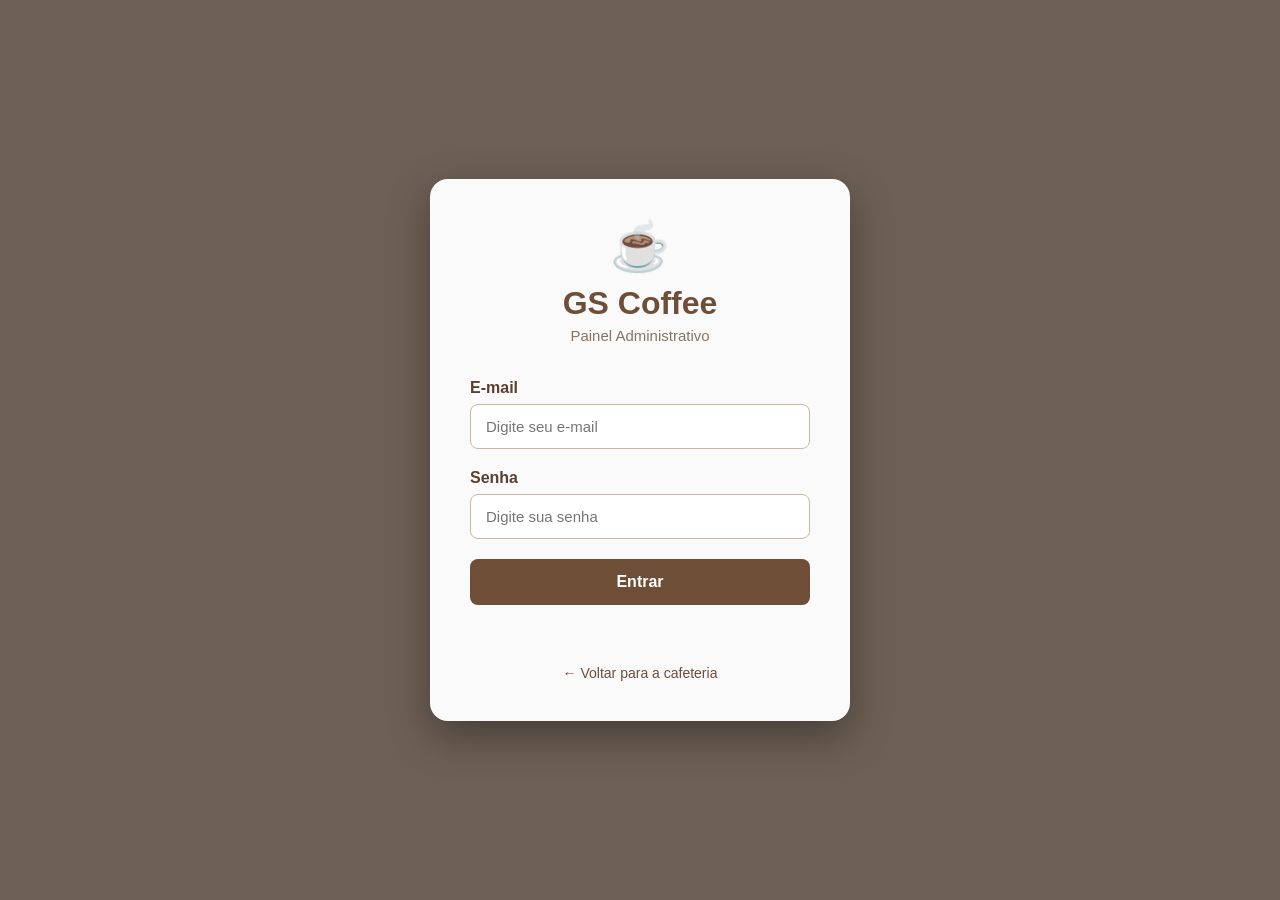
<file: admin/index.html>
<!DOCTYPE html>
<html lang="pt-BR">

<head>
    <meta charset="UTF-8">
    <meta name="viewport" content="width=device-width, initial-scale=1.0">

    <title>GS Coffee | Administração</title>

    <link rel="stylesheet" href="styles/admin.css">
</head>

<body>

    <main class="login-container">

        <section class="login-card">

            <div class="logo-area">
                <div class="coffee-icon">☕</div>

                <h1>GS Coffee</h1>

                <p>Painel Administrativo</p>
            </div>


            <form id="loginForm">

                <div class="input-group">

                    <label for="email">
                        E-mail
                    </label>

                    <input
                        type="email"
                        id="email"
                        placeholder="Digite seu e-mail"
                        required
                    >

                </div>


                <div class="input-group">

                    <label for="senha">
                        Senha
                    </label>

                    <input
                        type="password"
                        id="senha"
                        placeholder="Digite sua senha"
                        required
                    >

                </div>


                <button
                    type="submit"
                    class="login-button"
                >
                    Entrar
                </button>


                <p
                    id="loginMessage"
                    class="login-message"
                ></p>

            </form>


            <a
                href="../index.html"
                class="back-link"
            >
                ← Voltar para a cafeteria
            </a>

        </section>

    </main>


    <script src="scripts/login.js"></script>

</body>

</html>
</file>
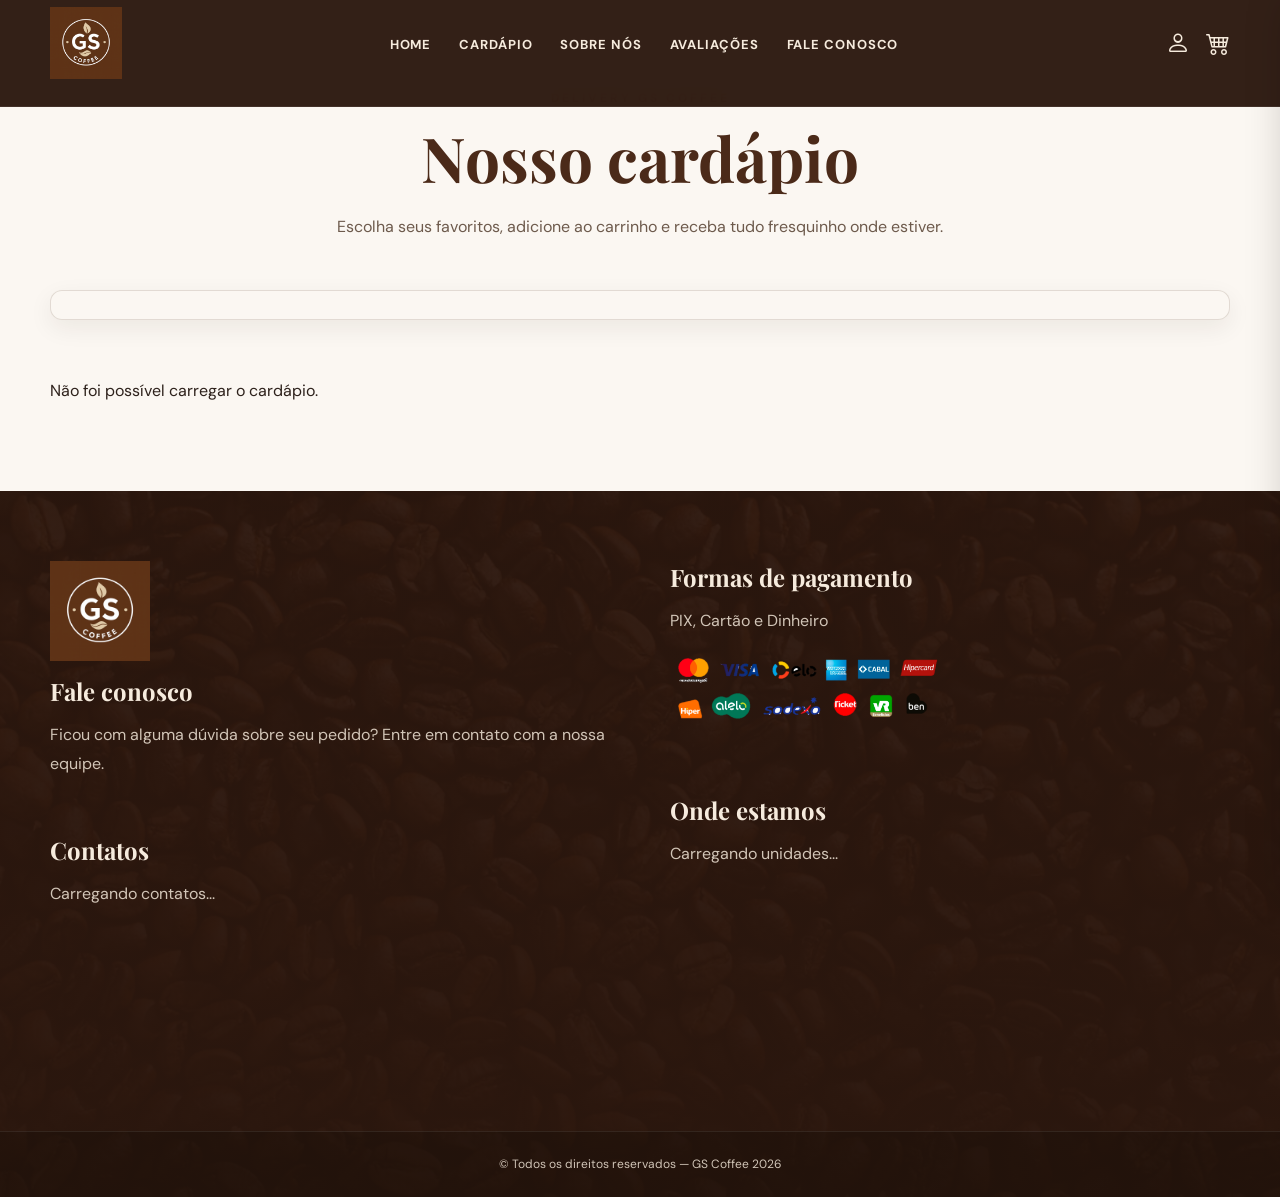
<file: cardapiocompleto.html>
<!DOCTYPE html>
<html lang="pt-BR">

<head>
    <meta charset="UTF-8">
    <meta name="viewport" content="width=device-width, initial-scale=1.0">
    <meta name="description" content="Cardápio GS Coffee — peça cafés, doces e bebidas para delivery.">
    <title>GS Coffee | Cardápio</title>

    <link rel="stylesheet" href="styles/style.css">
    <link rel="stylesheet" href="styles/carrinho.css">
    <link rel="stylesheet" href="styles/login.css">
    <link rel="stylesheet"
        href="https://cdn.jsdelivr.net/npm/bootstrap-icons@1.11.3/font/bootstrap-icons.min.css">

    <script defer src="scripts/script.js"></script>
</head>

<body>

    <!-- ================= HEADER ================= -->
    <header class="header-style">
        <nav class="container-grid">

            <a href="index.html" class="logo-link" aria-label="GS Coffee - Home">
                <img src="assets/images/logo.png" alt="GS Coffee">
            </a>

            <button class="menu-mobile-btn" id="openMenu" aria-label="Abrir menu">
                <i class="bi bi-list"></i>
            </button>

            <ul class="menu-principal" id="menuMobile">

    <li>
        <a href="index.html#inicio">HOME</a>
    </li>

    <li>
        <a href="cardapiocompleto.html">CARDÁPIO</a>
    </li>

    <li>
        <a href="index.html#sobrenos">SOBRE NÓS</a>
    </li>

    <li>
        <a href="index.html#avaliacoes">AVALIAÇÕES</a>
    </li>

    <li>
        <a href="index.html#faleconosco">FALE CONOSCO</a>
    </li>

    <li
        id="adminMenuItem"
        style="display: none;"
    >
        <a href="admin/dashboard.html">
            PAINEL ADMIN
        </a>
    </li>

</ul>

            <div class="header-icons">
                <div id="userGreeting">
                    <span id="loggedInUser"></span>
                </div>
                <i id="userIcon" class="bi bi-person" title="Entrar"></i>
                <i id="cart-icon" class="bi bi-cart4" title="Meu carrinho"></i>
            </div>

        </nav>
    </header>

    <main>

        <section class="cardapio-page">

            <div class="container-grid">

                <div class="cardapio-hero">
                    <span class="section-kicker">Delivery GS Coffee</span>
                    <h1>Nosso cardápio</h1>
                    <p>
                        Escolha seus favoritos, adicione ao carrinho e receba
                        tudo fresquinho onde estiver.
                    </p>
                </div>

                <nav
    class="menu-container"
    id="menu-categorias"
    aria-label="Categorias do cardápio"
>
                </nav>

                <section
                class="cardapio-section"
                id="cardapio-dinamico"
            >
                <p>Carregando cardápio...</p>
            </section>

    </main>

    <!-- ================= FOOTER ================= -->
<footer
    id="faleconosco"
    class="footer-style"
>

    <section class="footer-style_1 container-grid">

        <article>

            <img
                id="logo"
                src="assets/images/logo.png"
                alt="GS Coffee"
            >

            <h1>
                Fale conosco
            </h1>

            <p>
                Ficou com alguma dúvida sobre seu pedido?
                Entre em contato com a nossa equipe.
            </p>

        </article>


        <div>

            <h1>
                Formas de pagamento
            </h1>

            <p id="formas-pagamento-texto">
                PIX, Cartão e Dinheiro
            </p>

            <img
                id="formas"
                src="assets/images/forma-pagamentos 1.png"
                alt="Formas de pagamento"
            >

        </div>

    </section>


    <section class="footer-style_2 container-grid">

        <article>

            <h1>
                Contatos
            </h1>

            <div id="contatos-dinamicos">
                <p>Carregando contatos...</p>
            </div>

        </article>


        <article class="onde-estamos">

            <h1>
                Onde estamos
            </h1>

            <div id="enderecos-dinamicos">

                <p>
                    Carregando unidades...
                </p>

            </div>

            <div class="mapa-unidade">

                <a
                    href="https://maps.app.goo.gl/T8367q2CUFWfSJFF7"
                    target="_blank"
                    rel="noopener noreferrer"
                >

                    <iframe
                        src="https://www.google.com/maps?q=GS%20COFFEE%20CAFETERIA%20Santo%20Andr%C3%A9&output=embed"
                        width="100%"
                        height="180"
                        style="border:0; pointer-events:none;"
                        loading="lazy"
                    ></iframe>

                </a>

            </div>

        </article>

    </section>


    <section class="footer-style_3">

        <p>
            &copy; Todos os direitos reservados —
            GS Coffee 2026
        </p>

    </section>

</footer>

    <!-- ================= LOGIN / CADASTRO ================= -->
    <section id="loginModal" class="modal-login" aria-hidden="true">
        <div class="login-container">
            <button type="button" class="close login-close" id="close-login" aria-label="Fechar login">&times;</button>

            <figure>
                <img class="logoLogin" src="./assets/images/logo.png" alt="GS Coffee">
            </figure>

            <div class="login-intro">
                <span class="section-kicker">Minha conta</span>
                <h2>Bem-vindo à GS Coffee</h2>
                <p>Entre para finalizar pedidos e acompanhar suas entregas.</p>
            </div>

            <div class="form-container">
                <h3>Entrar</h3>
                <form id="form-login" action="#" method="POST" class="form-login">
                    <input type="email" placeholder="Digite seu email" required class="inputlc" id="login-email" autocomplete="email">
                    <input type="password" placeholder="Digite sua senha" required class="inputlc" id="login-password" autocomplete="current-password">
                    <button type="submit">Entrar</button>
                    <p class="auth-message" id="login-message"></p>
                </form>
            </div>

            <div class="auth-divider"><span>ou</span></div>

            <div class="form-container">
                <h3>Crie sua conta</h3>
                <form id="form-signup" action="#" method="POST" class="form-signup">
                    <input type="text" placeholder="Seu nome" required class="inputlc" id="signup-name" autocomplete="name">
                    <input type="email" placeholder="Seu email" required class="inputlc" id="signup-email" autocomplete="email">
                    <input type="tel" placeholder="Seu telefone" required class="inputlc" id="signup-phone" autocomplete="tel">
                    <input type="password" placeholder="Crie uma senha" required minlength="6" class="inputlc" id="signup-password" autocomplete="new-password">
                    <input type="password" placeholder="Confirme sua senha" required minlength="6" class="inputlc" id="signup-password-confirm" autocomplete="new-password">
                    <button type="submit">Criar conta</button>
                    <p class="auth-message" id="signup-message"></p>
                </form>
            </div>
        </div>
    </section>

    <!-- ================= CARRINHO ================= -->
    <section id="cart" class="modal-carrinho">

        <button id="close-cart" aria-label="Fechar carrinho">×</button>

        <section class="menu">
            <h1>Meu Pedido</h1>
            <i class="bi bi-cart4"></i>
        </section>

        <section class="total">
            <div class="table2">
                <table id="carrinho-table">
                    <tbody></tbody>
                </table>
            </div>
        </section>

        <div class="button3">
            <button class="cancelar" id="cancel-button">Limpar</button>
            <button class="finalizar" id="finalizar-compra-button">
                Continuar
            </button>
        </div>

    </section>

    <!-- ================= CHECKOUT DELIVERY ================= -->
    <div id="finalizarModal" class="modal" aria-hidden="true">
        <div class="modal-content checkout-content">
            <button type="button" class="close checkout-close" aria-label="Fechar checkout">&times;</button>

            <section class="finalizar-cadastro">
                <span class="checkout-kicker">Última etapa</span>
                <h1>Finalizar pedido</h1>

                <div class="dados checkout-summary-user">
                    <div>
                        <h3>Cliente</h3>
                        <p id="checkout-user">Faça login para continuar</p>
                    </div>
                    <div>
                        <h3>Tipo de pedido</h3>
                        <p>Delivery</p>
                    </div>
                </div>

                <div class="adress">
                    <strong>Endereço de entrega</strong>
                    <p>Informe onde deseja receber seu pedido.</p>
                </div>

                <div class="delivery-form">
                    <label>
                        Nome
                        <input id="delivery-name" type="text" placeholder="Seu nome" autocomplete="name" required>
                    </label>
                    <label>
                        Telefone
                        <input id="delivery-phone" type="tel" placeholder="(11) 99999-9999" autocomplete="tel" required>
                    </label>

                    <div class="form-group">

    <label for="saved-address">
        Endereço salvo
    </label>

    <select id="saved-address">

        <option value="">
            Selecione um endereço
        </option>

        <option value="novo">
            + Usar outro endereço
        </option>

    </select>

</div>

                    <label>
                        CEP
                        <input id="delivery-cep" type="text" placeholder="00000-000" autocomplete="postal-code" required>
                    </label>
                    <label>
                        Número
                        <input id="delivery-number" type="text" placeholder="123" required>
                    </label>
                    <label class="full">
                        Rua / Avenida
                        <input id="delivery-street" type="text" placeholder="Nome da rua" autocomplete="street-address" required>
                    </label>
                    <label>
                        Bairro
                        <input id="delivery-neighborhood" type="text" placeholder="Seu bairro" required>
                    </label>
                    <label>
                        Complemento
                        <input id="delivery-complement" type="text" placeholder="Apto, bloco...">
                    </label>
                    <label class="full">
                        Forma de pagamento
                        <select id="delivery-payment">

    <option value="PIX">
        PIX
    </option>

    <option value="CARTAO">
        Cartão
    </option>

    <option value="DINHEIRO">
        Dinheiro
    </option>

</select>

<!-- TIPO DO CARTÃO -->

<div
    id="card-options"
    style="display: none; margin-top: 10px;"
>

    <label for="card-type">
        Tipo do cartão
    </label>

    <select id="card-type">

        <option value="CREDITO">
            Crédito
        </option>

        <option value="DEBITO">
            Débito
        </option>

    </select>

</div>

<div
    id="payment-extra"
    style="display: none; margin-top: 12px;"
>

    <div
        id="cash-options"
        style="display: none;"
    >

        <label for="needs-change">
            Precisa de troco?
        </label>

        <select id="needs-change">

            <option value="NAO">
                Não
            </option>

            <option value="SIM">
                Sim
            </option>

        </select>


        <div
            id="change-value-container"
            style="display: none; margin-top: 10px;"
        >

            <label for="change-value">
                Troco para quanto?
            </label>

            <input
                type="number"
                id="change-value"
                min="0"
                step="0.01"
                placeholder="Ex: 50,00"
            >

        </div>

    </div>


    <div
        id="pix-options"
        style="display: none;"
    >

        <p>
            Pagamento via PIX.
        </p>

    </div>

</div>
                    </label>
                </div>

                <div class="checkout-order-preview" id="checkout-order-preview"></div>

                <div class="enviar">
                    <span id="checkout-total">Total: R$ 0,00</span>
                    <button id="confirmar-pedido-button" type="button">
                        <i class="bi bi-check"></i>
                        <span>Confirmar pedido</span>
                    </button>
                </div>
                <p class="auth-message" id="order-message"></p>
            </section>
        </div>
    </div>

    <!-- ================= ACOMPANHAR PEDIDO ================= -->
    <div id="pedidoModal" class="modal" aria-hidden="true">
        <div class="modal-content tracking-content">
            <button type="button" class="close" id="close-pedido" aria-label="Fechar acompanhamento">&times;</button>

            <div class="tracking-header">
                <span class="checkout-kicker">Pedido confirmado</span>
                <h1>Acompanhe seu pedido</h1>
                <p>Pedido <strong id="tracking-order-number">#---</strong></p>
            </div>

            <div class="order-receipt" id="order-receipt"></div>

            <div class="tracking-status" id="tracking-status"></div>

            <div class="tracking-steps" id="tracking-steps">
                <div class="tracking-step" data-status="recebido">
                    <span class="tracking-dot"><i class="bi bi-check2"></i></span>
                    <div><strong>Pedido recebido</strong><small>Seu pedido foi confirmado.</small></div>
                </div>
                <div class="tracking-line"></div>
                <div class="tracking-step" data-status="preparando">
                    <span class="tracking-dot"><i class="bi bi-cup-hot"></i></span>
                    <div><strong>Em preparo</strong><small>Estamos preparando seus produtos.</small></div>
                </div>
                <div class="tracking-line"></div>
                <div class="tracking-step" data-status="saiu_entrega">
                    <span class="tracking-dot"><i class="bi bi-scooter"></i></span>
                    <div><strong>Saiu para entrega</strong><small>Seu pedido está a caminho.</small></div>
                </div>
                <div class="tracking-line"></div>
                <div class="tracking-step" data-status="entregue">
                    <span class="tracking-dot"><i class="bi bi-house-check"></i></span>
                    <div><strong>Pedido entregue</strong><small>Bom café! ☕</small></div>
                </div>
            </div>
        </div>
    </div>

    <!-- ================= CONFIRMAR CANCELAMENTO ================= -->
    <div id="confirmarCancelamento" class="modal">

        <div class="modal-content">

            <h3>Limpar pedido?</h3>
            <p>Deseja remover todos os itens do carrinho?</p>

            <div class="botoes-confirmacao">
                <button id="sim-cancelar" class="btn-sim">Sim</button>
                <button id="nao-cancelar" class="btn-nao">Não</button>
            </div>

        </div>

    </div>


</body>
</html>
</file>
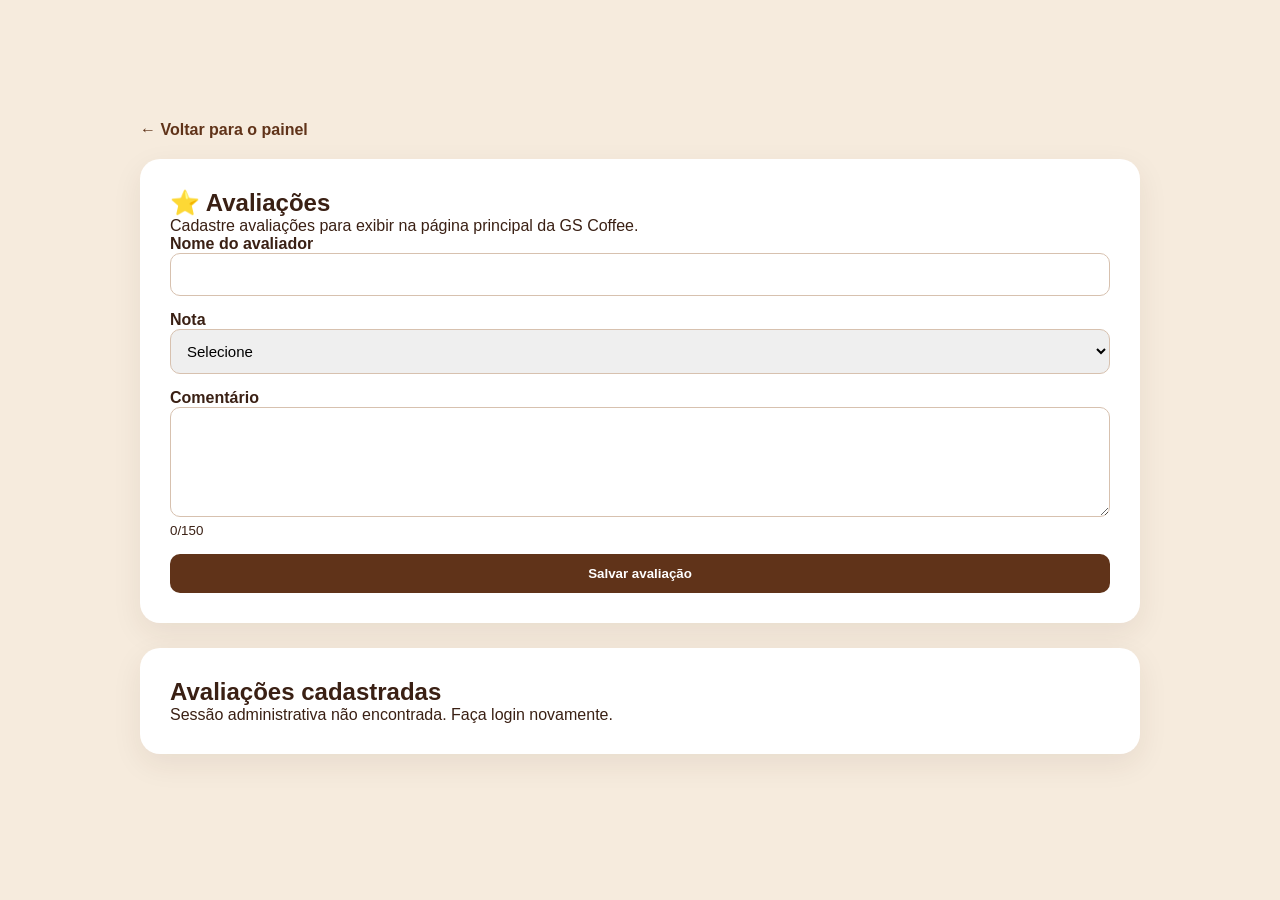
<file: admin/avaliacoes.html>
<!DOCTYPE html>
<html lang="pt-BR">

<head>
    <meta charset="UTF-8">
    <meta name="viewport" content="width=device-width, initial-scale=1.0">

    <title>GS Coffee | Avaliações</title>

    <link rel="stylesheet" href="styles/admin.css">

    <style>
        body {
            font-family: Arial, sans-serif;
            background: #f6ebdd;
            color: #3a2014;
            margin: 0;
        }

        .panel {
            width: min(1000px, calc(100% - 30px));
            margin: 40px auto;
        }

        .card {
            background: #fff;
            border-radius: 20px;
            padding: 30px;
            box-shadow: 0 10px 30px #3a201414;
            margin-bottom: 25px;
        }

        h1,
        h2 {
            margin-top: 0;
        }

        .form-grid {
            display: grid;
            gap: 15px;
        }

        label {
            font-weight: bold;
        }

        input,
        select,
        textarea {
            width: 100%;
            box-sizing: border-box;
            padding: 12px;
            border: 1px solid #d7c1af;
            border-radius: 10px;
            font-size: 15px;
        }

        textarea {
            min-height: 110px;
            resize: vertical;
        }

        button {
            border: none;
            border-radius: 10px;
            padding: 12px 20px;
            background: #603319;
            color: white;
            cursor: pointer;
            font-weight: bold;
        }

        button:hover {
            background: #b87945;
        }

        .voltar {
            display: inline-block;
            margin-bottom: 20px;
            color: #603319;
            text-decoration: none;
            font-weight: bold;
        }

        .avaliacao-item {
            border-bottom: 1px solid #ead9cc;
            padding: 18px 0;
        }

        .avaliacao-item:last-child {
            border-bottom: none;
        }

        .estrelas {
            color: #b87945;
            font-size: 20px;
        }

        .avaliacao-item p {
            margin: 8px 0;
        }

        .avaliacao-acoes {
    display: flex;
    gap: 10px;
    margin-top: 15px;
}

.mensagem-sucesso {
    margin: 12px 0 0;
    padding: 0;
    background: transparent;
    color: #17803d;
    font-size: 14px;
    font-weight: 500;
}

.btn-editar {
    background: #603319;
}

.btn-excluir {
    background: #9b2c2c;
}

.btn-excluir:hover {
    background: #c0392b;
}

.modal-excluir {
    display: none;
    position: fixed;
    top: 0;
    left: 0;
    width: 100%;
    height: 100%;
    background: rgba(0, 0, 0, 0.45);
    z-index: 9999;

    align-items: center;
    justify-content: center;
}

.modal-excluir.ativo {
    display: flex;
}

.modal-excluir-conteudo {
    width: 360px;
    max-width: 90%;

    background: white;

    padding: 28px;

    border-radius: 14px;

    text-align: center;

    box-sizing: border-box;

    box-shadow:
        0 10px 35px
        rgba(0, 0, 0, 0.25);
}

.modal-excluir-conteudo h3 {
    margin-top: 0;
    margin-bottom: 10px;
}

.modal-excluir-conteudo p {
    margin: 0;
}

.modal-excluir-acoes {
    display: flex;

    justify-content: center;

    gap: 12px;

    margin-top: 22px;
}

.btn-cancelar,
.btn-confirmar-exclusao {
    width: auto;
    padding: 10px 22px;
}

.btn-cancelar {
    background: #777;
}

.btn-cancelar:hover {
    background: #555;
}

.btn-confirmar-exclusao {
    background: #9b2c2c;
}

.btn-confirmar-exclusao:hover {
    background: #c0392b;
}
    </style>
</head>

<body>

    <main class="panel">

        <a
            href="dashboard.html"
            class="voltar"
        >
            ← Voltar para o painel
        </a>


        <section class="card">

            <h1>⭐ Avaliações</h1>

            <p>
                Cadastre avaliações para exibir na página principal da GS Coffee.
            </p>


            <form id="avaliacaoForm" class="form-grid">

                <div>
                    <label for="nome_avaliador">
                        Nome do avaliador
                    </label>

                    <input
                        type="text"
                        id="nome_avaliador"
                        required
                    >
                </div>


                <div>
                    <label for="nota">
                        Nota
                    </label>

                    <select id="nota" required>

    <option value="">
        Selecione
    </option>

    <option value="5">
        ⭐⭐⭐⭐⭐ - 5 estrelas
    </option>

    <option value="4">
        ⭐⭐⭐⭐☆ - 4 estrelas
    </option>

    <option value="3">
        ⭐⭐⭐☆☆ - 3 estrelas
    </option>

    <option value="2">
        ⭐⭐☆☆☆ - 2 estrelas
    </option>

    <option value="1">
        ⭐☆☆☆☆ - 1 estrela
    </option>

</select>
                </div>


                <div>
                    <label for="comentario">
                        Comentário
                    </label>

                    <textarea
                        id="comentario"
                        maxlength="150"
                        required
                    ></textarea>

                    <small id="contadorAvaliacao">
    0/150
</small>

                </div>

                <button type="submit">
                    Salvar avaliação
                </button>

            </form>

        </section>


        <section class="card">

            <h2>
                Avaliações cadastradas
            </h2>

            <div id="listaAvaliacoes">

                <p>
                    Carregando avaliações...
                </p>

            </div>

        </section>

    </main>

    <div id="modalExcluir" class="modal-excluir">
  <div class="modal-excluir-conteudo">

    <h3>Excluir avaliação</h3>

    <p>
      Tem certeza que deseja excluir esta avaliação?
    </p>

    <div class="modal-excluir-acoes">
      <button
        type="button"
        id="cancelarExclusao"
        class="btn-cancelar"
      >
        Cancelar
      </button>

      <button
        type="button"
        id="confirmarExclusao"
        class="btn-confirmar-exclusao"
      >
        Excluir
      </button>
    </div>

  </div>
</div>

    <script src="scripts/avaliacoes.js"></script>

</body>

</html>
</file>
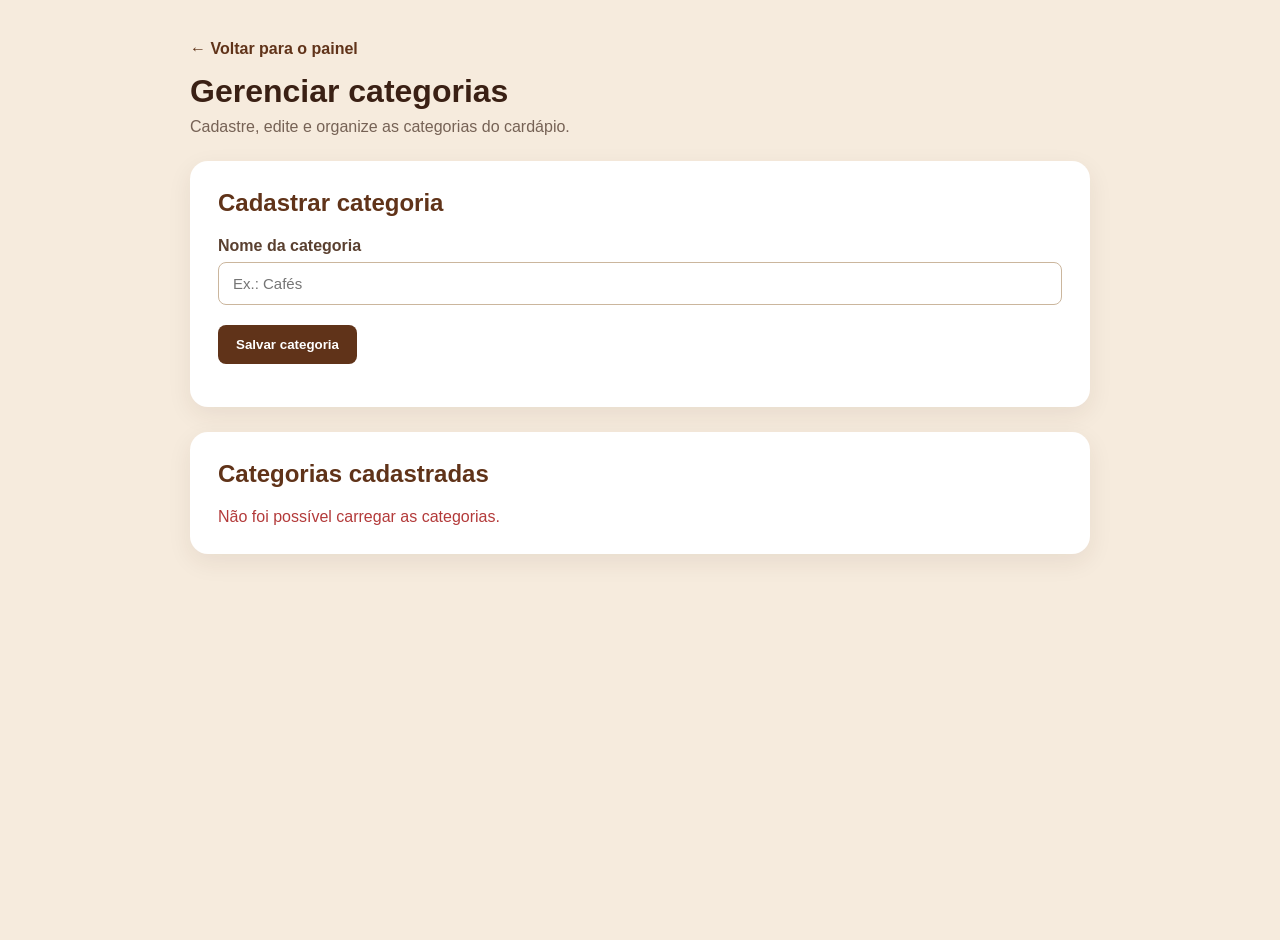
<file: admin/categorias.html>
<!DOCTYPE html>
<html lang="pt-BR">

<head>
    <meta charset="UTF-8">
    <meta name="viewport" content="width=device-width, initial-scale=1.0">

    <title>GS Coffee | Categorias</title>

    <link rel="stylesheet" href="styles/admin.css">

    <style>

        body {
            display: block;
            margin: 0;
            background: #f6ebdd;
            color: #3a2014;
            font-family: Arial, sans-serif;
        }

        .page {
            width: min(900px, calc(100% - 30px));
            margin: 40px auto;
        }

        .topo {
            margin-bottom: 25px;
        }

        .topo a {
            display: inline-block;
            margin-bottom: 15px;
            color: #603319;
            font-weight: bold;
            text-decoration: none;
        }

        .topo h1 {
            margin-bottom: 8px;
        }

        .topo p {
            color: #766255;
        }

        .card {
            background: #fff;
            border-radius: 18px;
            padding: 28px;
            margin-bottom: 25px;
            box-shadow: 0 8px 25px rgba(58, 32, 20, 0.08);
        }

        .card h2 {
            margin-bottom: 20px;
            color: #603319;
        }

        .field {
            display: flex;
            flex-direction: column;
            gap: 7px;
        }

        .field label {
            font-weight: bold;
            color: #5a4030;
        }

        .field input {
            width: 100%;
            padding: 12px 14px;
            border: 1px solid #cbb69d;
            border-radius: 8px;
            font-size: 15px;
            outline: none;
            box-sizing: border-box;
        }

        .actions {
            display: flex;
            gap: 10px;
            margin-top: 20px;
        }

        .btn {
            border: none;
            border-radius: 8px;
            padding: 12px 18px;
            cursor: pointer;
            font-weight: bold;
        }

        .btn-primary {
            background: #603319;
            color: white;
        }

        .btn-primary:hover {
            background: #b87945;
        }

        .btn-edit {
            background: #b87945;
            color: white;
        }

        .btn-delete {
            background: #a63f35;
            color: white;
        }

        .message {
            margin-top: 15px;
            font-size: 14px;
        }

        .success {
            color: #34723e;
        }

        .error {
            color: #b33a3a;
        }

        .categories-list {
            display: flex;
            flex-direction: column;
            gap: 12px;
        }

        .category-item {
            display: flex;
            align-items: center;
            justify-content: space-between;
            gap: 15px;

            padding: 16px;

            border: 1px solid #e6d4c1;
            border-radius: 12px;

            background: #fffaf5;
        }

        .category-info strong {
            font-size: 17px;
            color: #603319;
        }

        .category-actions {
            display: flex;
            gap: 8px;
        }

        /* =====================================================
   MODAL EXCLUIR CATEGORIA
   ===================================================== */

.modal-excluir {
    display: none;
    position: fixed;
    inset: 0;
    width: 100%;
    height: 100%;
    background: rgba(0, 0, 0, 0.45);
    z-index: 9999;
    align-items: center;
    justify-content: center;
}

.modal-excluir.ativo {
    display: flex;
}

.modal-excluir-conteudo {
    width: 360px;
    max-width: 90%;
    background: #fff;
    padding: 28px;
    border-radius: 14px;
    text-align: center;
    box-sizing: border-box;
    box-shadow: 0 10px 35px rgba(0, 0, 0, 0.25);
}

.modal-excluir-conteudo h3 {
    margin: 0 0 10px;
}

.modal-excluir-conteudo p {
    margin: 0;
}

.modal-excluir-acoes {
    display: flex;
    justify-content: center;
    gap: 12px;
    margin-top: 22px;
}

.btn-cancelar,
.btn-confirmar-exclusao {
    width: auto;
    padding: 10px 22px;
}

.btn-cancelar {
    background: #777;
    color: #fff;
}

.btn-cancelar:hover {
    background: #555;
}

.btn-confirmar-exclusao {
    background: #9b2c2c;
    color: #fff;
}

.btn-confirmar-exclusao:hover {
    background: #c0392b;
}

        @media(max-width: 650px) {

            .category-item {
                flex-direction: column;
                align-items: flex-start;
            }

        }

    </style>

</head>

<body>

    <main class="page">

        <div class="topo">

            <a href="dashboard.html">
                ← Voltar para o painel
            </a>

            <h1>
                Gerenciar categorias
            </h1>

            <p>
                Cadastre, edite e organize as categorias do cardápio.
            </p>

        </div>


        <section class="card">

            <h2 id="form-title">
                Cadastrar categoria
            </h2>

            <form id="categoriaForm">

                <input
                    type="hidden"
                    id="categoriaId"
                >

                <div class="field">

                    <label for="nome">
                        Nome da categoria
                    </label>

                    <input
                        type="text"
                        id="nome"
                        placeholder="Ex.: Cafés"
                        required
                    >

                </div>


                <div class="actions">

                    <button
                        type="submit"
                        class="btn btn-primary"
                        id="salvarCategoria"
                    >
                        Salvar categoria
                    </button>

                    <button
                        type="button"
                        class="btn"
                        id="cancelarEdicao"
                        style="display:none;"
                    >
                        Cancelar edição
                    </button>

                </div>

                <p
                    id="categoriaMessage"
                    class="message"
                ></p>

            </form>

        </section>


        <section class="card">

            <h2>
                Categorias cadastradas
            </h2>

            <div
                id="categoriesList"
                class="categories-list"
            ></div>

        </section>

    </main>

    <div id="modalExcluirCategoria" class="modal-excluir">

    <div class="modal-excluir-conteudo">

        <h3>Excluir categoria</h3>

        <p>
            Tem certeza que deseja excluir esta categoria?
        </p>

        <div class="modal-excluir-acoes">

            <button
                type="button"
                id="cancelarExclusaoCategoria"
                class="btn btn-cancelar"
            >
                Cancelar
            </button>

            <button
                type="button"
                id="confirmarExclusaoCategoria"
                class="btn btn-confirmar-exclusao"
            >
                Excluir
            </button>

        </div>

    </div>

</div>

    <script src="scripts/categorias.js"></script>

</body>

</html>
</file>
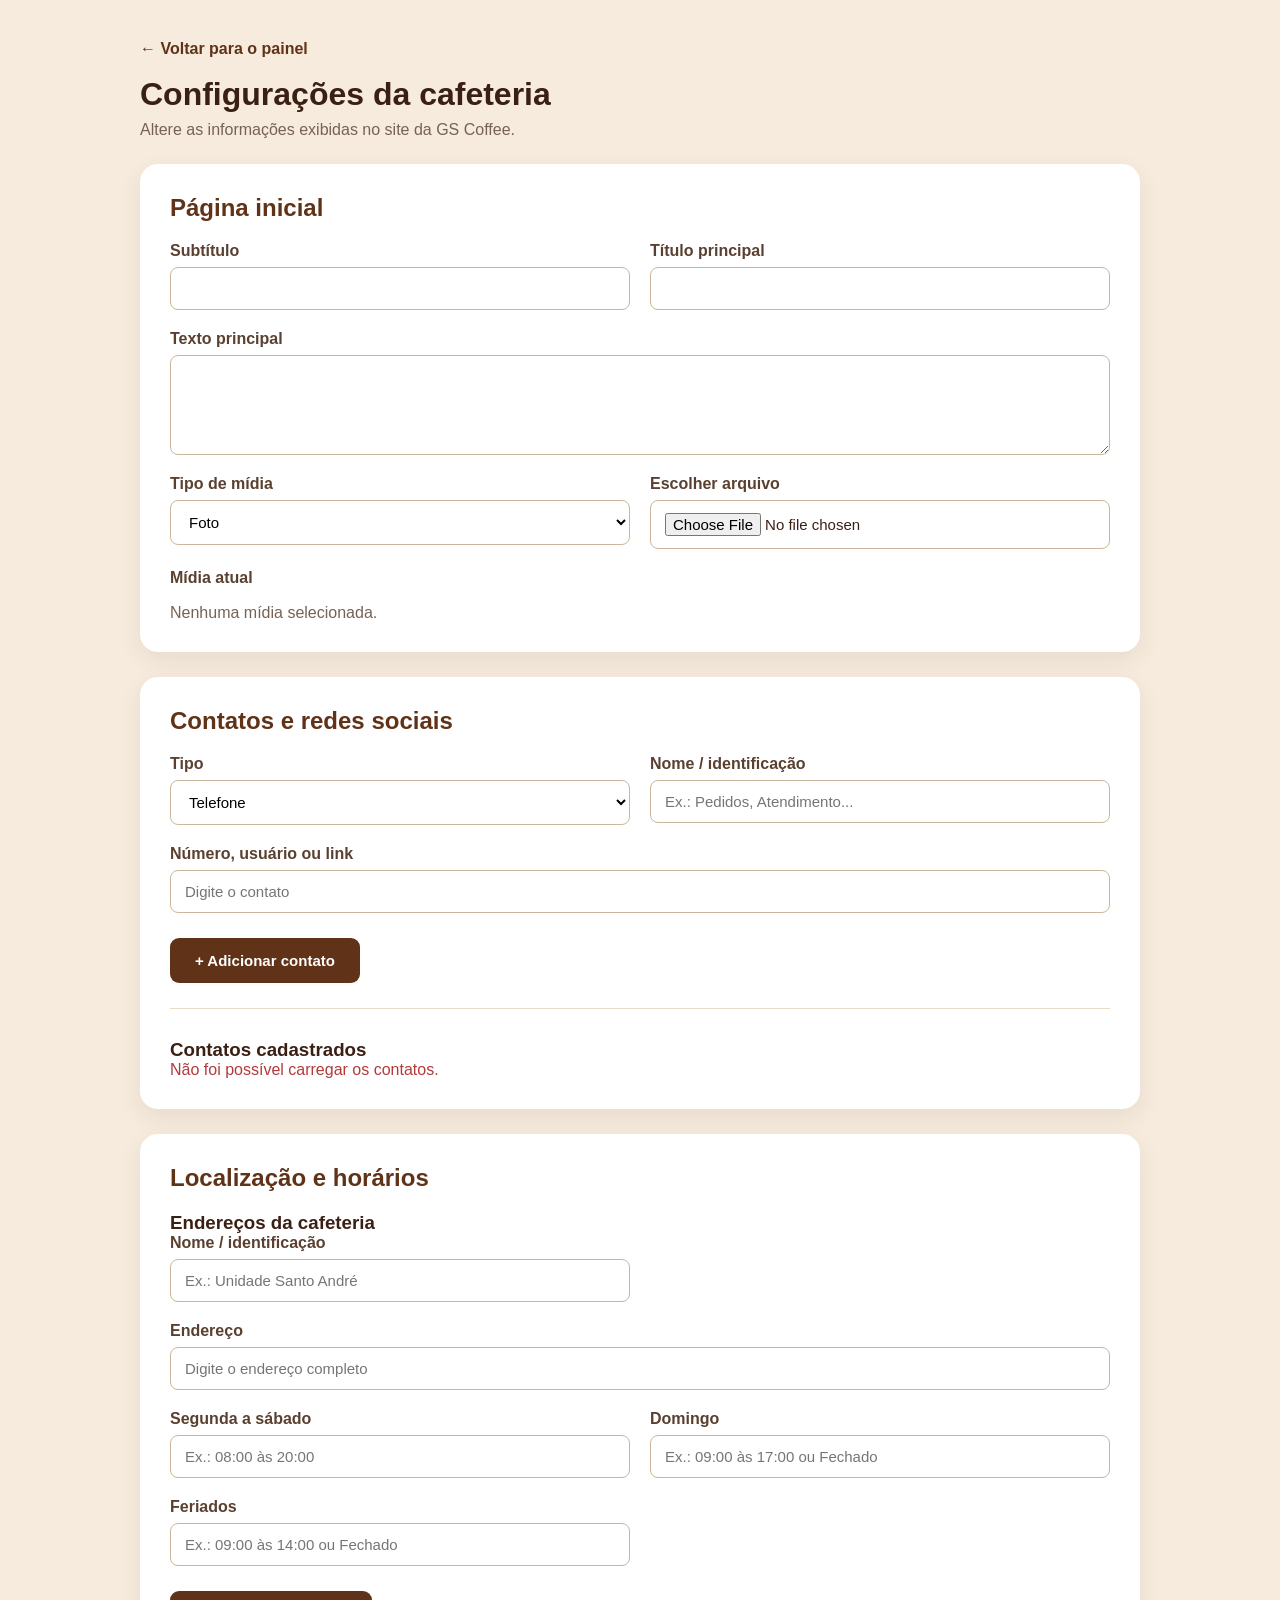
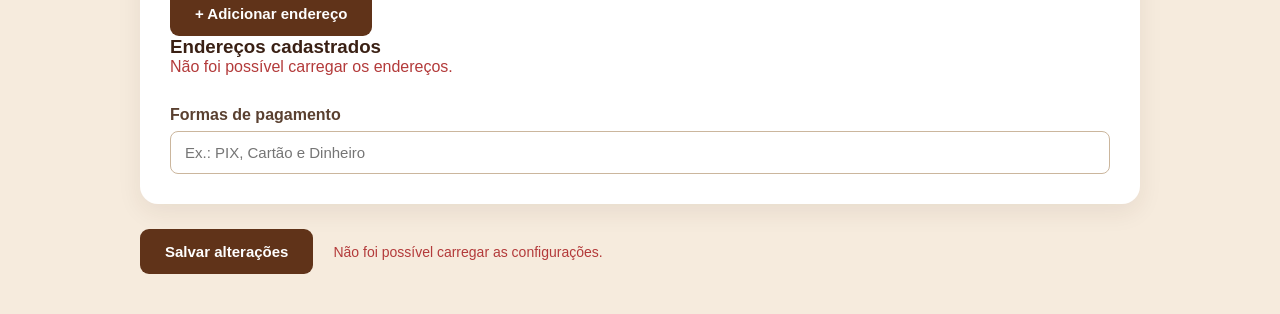
<file: admin/configuracoes.html>
<!DOCTYPE html>
<html lang="pt-BR">

<head>

    <meta charset="UTF-8">

    <meta name="viewport"
        content="width=device-width, initial-scale=1.0">

    <title>GS Coffee | Configurações</title>

    <link rel="stylesheet" href="styles/admin.css">

    <style>

        body {
            display: block;
            margin: 0;
            background: #f6ebdd;
            color: #3a2014;
            font-family: Arial, sans-serif;
        }

        .config-page {
            width: min(1000px, calc(100% - 30px));
            margin: 40px auto;
        }

        .config-header {
            margin-bottom: 25px;
        }

        .config-header a {
            display: inline-block;
            margin-bottom: 18px;
            color: #603319;
            font-weight: bold;
            text-decoration: none;
        }

        .config-header a:hover {
            text-decoration: underline;
        }

        .config-header h1 {
            margin-bottom: 8px;
        }

        .config-header p {
            color: #766255;
        }

        .config-card {
            margin-bottom: 25px;
            padding: 30px;
            border-radius: 18px;
            background: white;
            box-shadow:
                0 8px 25px rgba(58, 32, 20, 0.08);
        }

        .config-card h2 {
            margin-bottom: 20px;
            color: #603319;
        }

        .form-grid {
            display: grid;
            grid-template-columns:
                repeat(2, 1fr);
            gap: 20px;
        }

        .field {
            display: flex;
            flex-direction: column;
            gap: 7px;
        }

        .field.full {
            grid-column: 1 / -1;
        }

        .field label {
            font-weight: bold;
            color: #5a4030;
        }

        .field input,
        .field textarea,
        .field select {

            width: 100%;
            padding: 12px 14px;
            border:
                1px solid #cbb69d;
            border-radius: 8px;
            font-size: 15px;
            background: #fff;
            outline: none;
            box-sizing: border-box;
        }

        .field textarea {
            min-height: 100px;
            resize: vertical;
        }

        .field input:focus,
        .field textarea:focus,
        .field select:focus {

            border-color: #a67c52;

            box-shadow:
                0 0 0 3px
                rgba(166, 124, 82, 0.15);
        }

        .save-area {
            display: flex;
            align-items: center;
            gap: 20px;
            margin-top: 25px;
        }

        .save-button,
        .contact-add-button {

            padding: 14px 25px;
            border: none;
            border-radius: 9px;
            background: #603319;
            color: white;
            font-size: 15px;
            font-weight: bold;
            cursor: pointer;
        }

        .save-button:hover,
        .contact-add-button:hover {
            background: #b87945;
        }

        .save-button:disabled,
        .contact-add-button:disabled {
            opacity: 0.6;
            cursor: not-allowed;
        }

        #configMessage,
        #contactMessage {
            font-size: 14px;
        }

        .success {
            color: #34723e;
        }

        .error {
            color: #b33a3a;
        }

        .contact-form {
            margin-bottom: 30px;
            padding-bottom: 25px;
            border-bottom: 1px solid #eadbca;
        }

        .contacts-list {
            display: flex;
            flex-direction: column;
            gap: 12px;
        }

        .contact-item {

            display: flex;
            align-items: center;
            justify-content: space-between;
            gap: 15px;

            padding: 15px;

            border:
                1px solid #e2d2c1;

            border-radius: 10px;

            background: #fffaf5;
        }

        .contact-info {
            display: flex;
            flex-direction: column;
            gap: 5px;
        }

        .contact-info strong {
            color: #603319;
        }

        .contact-actions {
            display: flex;
            gap: 8px;
            flex-wrap: wrap;
        }

        .contact-edit,
        .contact-delete {

            padding: 8px 12px;

            border: none;

            border-radius: 7px;

            cursor: pointer;

            font-weight: bold;
        }

        .contact-edit {
            background: #c99a6b;
            color: white;
        }

        .contact-delete {
            background: #a33c32;
            color: white;
        }

        .contact-empty {
            color: #766255;
        }

        /* =====================================================
   MODAIS DE EXCLUSÃO
   ===================================================== */

.modal-excluir {
    display: none;
    position: fixed;
    inset: 0;
    width: 100%;
    height: 100%;
    background: rgba(0, 0, 0, 0.45);
    z-index: 9999;
    align-items: center;
    justify-content: center;
}

.modal-excluir.ativo {
    display: flex;
}

.modal-excluir-conteudo {
    width: 360px;
    max-width: 90%;
    background: #fff;
    padding: 28px;
    border-radius: 14px;
    text-align: center;
    box-sizing: border-box;
    box-shadow: 0 10px 35px rgba(0, 0, 0, 0.25);
}

.modal-excluir-conteudo h3 {
    margin: 0 0 10px;
}

.modal-excluir-conteudo p {
    margin: 0;
}

.modal-excluir-acoes {
    display: flex;
    justify-content: center;
    gap: 12px;
    margin-top: 22px;
}

.btn-cancelar,
.btn-confirmar-exclusao {
    border: none;
    border-radius: 8px;
    padding: 10px 22px;
    cursor: pointer;
    font-weight: bold;
}

.btn-cancelar {
    background: #777;
    color: #fff;
}

.btn-cancelar:hover {
    background: #555;
}

.btn-confirmar-exclusao {
    background: #9b2c2c;
    color: #fff;
}

.btn-confirmar-exclusao:hover {
    background: #c0392b;
}

        @media(max-width: 700px) {

            .form-grid {
                grid-template-columns: 1fr;
            }

            .field.full {
                grid-column: auto;
            }

            .config-card {
                padding: 22px;
            }

            .contact-item {
                align-items: flex-start;
                flex-direction: column;
            }

        }

    </style>

</head>


<body>


    <main class="config-page">


        <div class="config-header">

            <a href="dashboard.html">
                ← Voltar para o painel
            </a>

            <h1>
                Configurações da cafeteria
            </h1>

            <p>
                Altere as informações exibidas
                no site da GS Coffee.
            </p>

        </div>


        <form id="configForm">


            <!-- ================= HERO ================= -->

            <section class="config-card">

                <h2>
                    Página inicial
                </h2>


                <div class="form-grid">


                    <div class="field">

                        <label for="heroSubtitulo">
                            Subtítulo
                        </label>

                        <input
                            type="text"
                            id="heroSubtitulo"
                        >

                    </div>


                    <div class="field">

                        <label for="heroTitulo">
                            Título principal
                        </label>

                        <input
                            type="text"
                            id="heroTitulo"
                            required
                        >

                    </div>


                    <div class="field full">

                        <label for="heroTexto">
                            Texto principal
                        </label>

                        <textarea
                            id="heroTexto"
                        ></textarea>

                    </div>


                    <div class="field">

                        <label for="heroTipoMidia">
                            Tipo de mídia
                        </label>
                    
                        <select id="heroTipoMidia">
                    
                            <option value="imagem">
                                Foto
                            </option>
                    
                            <option value="video">
                                Vídeo
                            </option>
                    
                        </select>
                    
                    </div>
                    
                    
                    <div class="field">
                    
                        <label for="heroArquivo">
                            Escolher arquivo
                        </label>
                    
                        <input
                            type="file"
                            id="heroArquivo"
                            accept="image/*,video/*"
                        >
                    
                    </div>
                    
                    
                    <div class="field full">
                    
                        <label>
                            Mídia atual
                        </label>
                    
                        <div
                            id="heroPreview"
                            style="
                                margin-top: 10px;
                                max-width: 500px;
                            "
                        >
                            <p
                                id="heroPreviewText"
                                style="
                                    color: #766255;
                                    margin: 0;
                                "
                            >
                                Nenhuma mídia selecionada.
                            </p>
                        </div>
                    
                    </div>


                </div>

            </section>


            <!-- ================= CONTATOS ================= -->

            <section class="config-card">

                <h2>
                    Contatos e redes sociais
                </h2>


                <div class="contact-form">

                    <div class="form-grid">


                        <div class="field">

                            <label for="contactTipo">
                                Tipo
                            </label>

                            <select id="contactTipo">

                                <option value="telefone">
                                    Telefone
                                </option>

                                <option value="whatsapp">
                                    WhatsApp
                                </option>

                                <option value="instagram">
                                    Instagram
                                </option>

                                <option value="facebook">
                                    Facebook
                                </option>

                                <option value="twitter">
                                    Twitter / X
                                </option>

                                <option value="tiktok">
                                    TikTok
                                </option>

                                <option value="youtube">
                                    YouTube
                                </option>

                                <option value="outro">
                                    Outro
                                </option>

                            </select>

                        </div>


                        <div class="field">

                            <label for="contactNome">
                                Nome / identificação
                            </label>

                            <input
                                type="text"
                                id="contactNome"
                                placeholder="Ex.: Pedidos, Atendimento..."
                            >

                        </div>


                        <div class="field full">

                            <label for="contactValor">
                                Número, usuário ou link
                            </label>

                            <input
                                type="text"
                                id="contactValor"
                                placeholder="Digite o contato"
                            >

                        </div>


                    </div>


                    <div class="save-area">

                        <button
                            type="button"
                            id="addContactButton"
                            class="contact-add-button"
                        >
                            + Adicionar contato
                        </button>

                        <p id="contactMessage"></p>

                    </div>

                </div>


                <h3>
                    Contatos cadastrados
                </h3>

                <div
                    id="contactsList"
                    class="contacts-list"
                >

                    <p class="contact-empty">
                        Nenhum contato cadastrado.
                    </p>

                </div>

            </section>


            <!-- ================= LOCALIZAÇÃO / HORÁRIOS ================= -->

<section class="config-card">

    <h2>
        Localização e horários
    </h2>


    <div class="address-form">

        <h3>
            Endereços da cafeteria
        </h3>


        <div class="form-grid">


            <div class="field">

                <label for="addressNome">
                    Nome / identificação
                </label>

                <input
                    type="text"
                    id="addressNome"
                    placeholder="Ex.: Unidade Santo André"
                >

            </div>


            <div class="field full">

                <label for="addressValor">
                    Endereço
                </label>

                <input
                    type="text"
                    id="addressValor"
                    placeholder="Digite o endereço completo"
                >

            </div>


            <div class="field">

                <label for="addressHorarioSegSab">
                    Segunda a sábado
                </label>

                <input
                    type="text"
                    id="addressHorarioSegSab"
                    placeholder="Ex.: 08:00 às 20:00"
                >

            </div>


            <div class="field">

                <label for="addressHorarioDomingo">
                    Domingo
                </label>

                <input
                    type="text"
                    id="addressHorarioDomingo"
                    placeholder="Ex.: 09:00 às 17:00 ou Fechado"
                >

            </div>


            <div class="field">

                <label for="addressHorarioFeriado">
                    Feriados
                </label>

                <input
                    type="text"
                    id="addressHorarioFeriado"
                    placeholder="Ex.: 09:00 às 14:00 ou Fechado"
                >

            </div>


        </div>


        <div class="save-area">

            <button
                type="button"
                id="addAddressButton"
                class="contact-add-button"
            >
                + Adicionar endereço
            </button>

            <p id="addressMessage"></p>

        </div>

    </div>


    <h3>
        Endereços cadastrados
    </h3>


    <div
        id="addressesList"
        class="contacts-list"
    >

        <p class="contact-empty">
            Nenhum endereço cadastrado.
        </p>

    </div>


    <div style="margin-top: 30px;">

        <div class="field">

            <label for="formasPagamento">
                Formas de pagamento
            </label>

            <input
                type="text"
                id="formasPagamento"
                placeholder="Ex.: PIX, Cartão e Dinheiro"
            >

        </div>

    </div>

</section>


            <div class="save-area">

                <button
                    type="submit"
                    id="saveButton"
                    class="save-button"
                >
                    Salvar alterações
                </button>


                <p id="configMessage"></p>

            </div>


        </form>


    </main>

    <!-- MODAL EXCLUIR CONTATO -->

<div id="modalExcluirContato" class="modal-excluir">

    <div class="modal-excluir-conteudo">

        <h3>Excluir contato</h3>

        <p>
            Tem certeza que deseja excluir este contato?
        </p>

        <div class="modal-excluir-acoes">

            <button
                type="button"
                id="cancelarExclusaoContato"
                class="btn-cancelar"
            >
                Cancelar
            </button>

            <button
                type="button"
                id="confirmarExclusaoContato"
                class="btn-confirmar-exclusao"
            >
                Excluir
            </button>

        </div>

    </div>

</div>


<!-- MODAL EXCLUIR ENDEREÇO -->

<div id="modalExcluirEndereco" class="modal-excluir">

    <div class="modal-excluir-conteudo">

        <h3>Excluir endereço</h3>

        <p>
            Tem certeza que deseja excluir este endereço?
        </p>

        <div class="modal-excluir-acoes">

            <button
                type="button"
                id="cancelarExclusaoEndereco"
                class="btn-cancelar"
            >
                Cancelar
            </button>

            <button
                type="button"
                id="confirmarExclusaoEndereco"
                class="btn-confirmar-exclusao"
            >
                Excluir
            </button>

        </div>

    </div>

</div>

    <script src="scripts/configuracoes.js"></script>


</body>

</html>
</file>
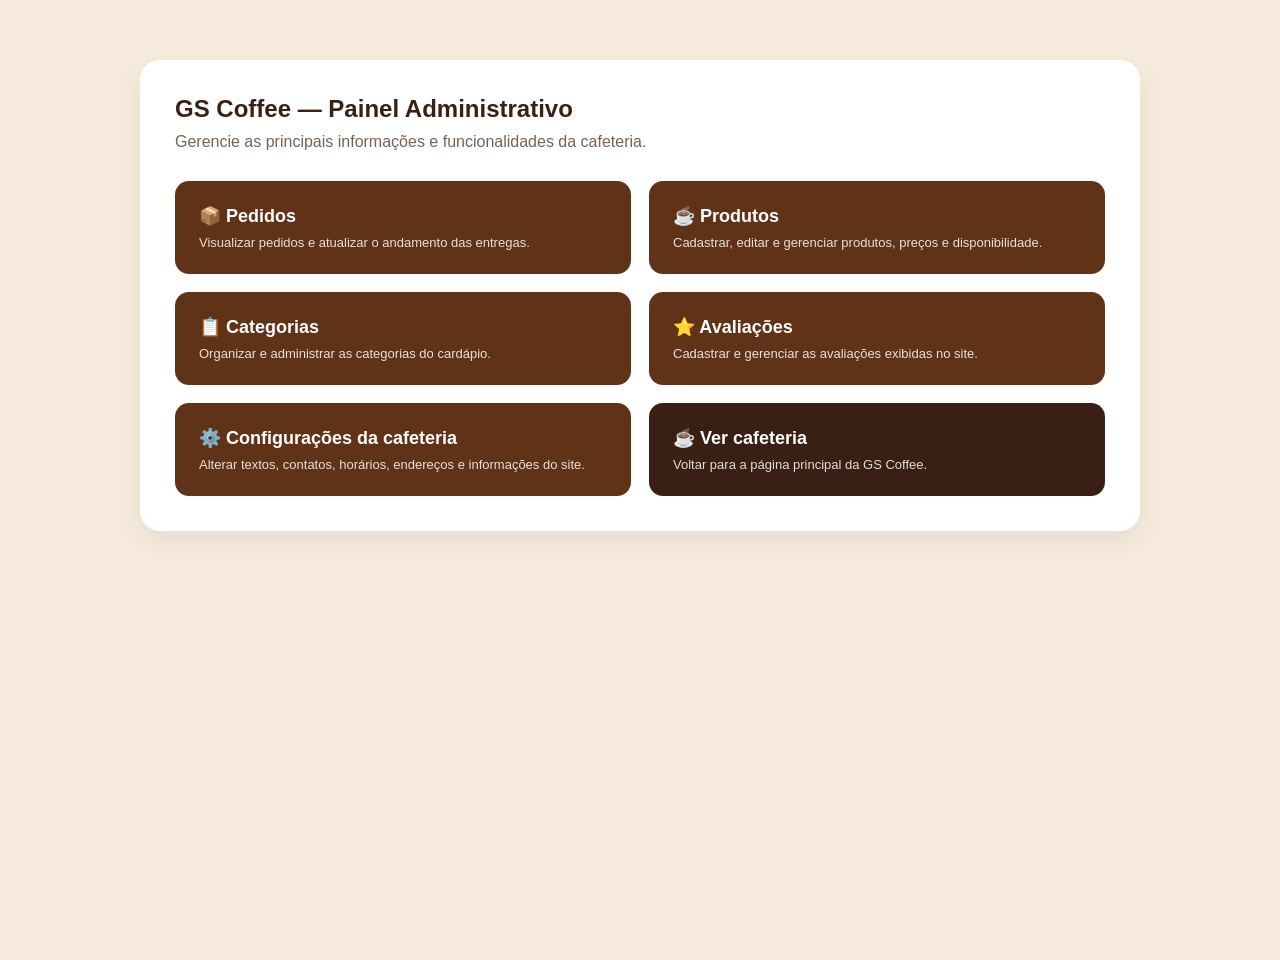
<file: admin/dashboard.html>
<!DOCTYPE html>
<html lang="pt-BR">

<head>
    <meta charset="UTF-8">
    <meta name="viewport" content="width=device-width, initial-scale=1.0">

    <title>GS Coffee | Painel Administrativo</title>

    <link rel="stylesheet" href="styles/admin.css">

    <style>
        body {
            font-family: Arial, sans-serif;
            background: #f6ebdd;
            color: #3a2014;
            margin: 0;
            display: block;
        }

        .panel {
            width: min(1000px, calc(100% - 30px));
            margin: 60px auto;
        }

        .card {
            background: #fff;
            border-radius: 20px;
            padding: 35px;
            box-shadow: 0 10px 30px #3a201414;
        }

        .card h1 {
            margin-bottom: 10px;
        }

        .muted {
            color: #766255;
        }

        .actions {
            display: grid;
            grid-template-columns: repeat(2, 1fr);
            gap: 18px;
            margin-top: 30px;
        }

        .action {
            display: flex;
            flex-direction: column;
            gap: 8px;

            padding: 24px;

            border-radius: 14px;

            background: #603319;
            color: #fff;

            text-decoration: none;

            transition: 0.2s;
        }

        .action:hover {
            background: #b87945;
            transform: translateY(-2px);
        }

        .action strong {
            font-size: 18px;
        }

        .action span {
            font-size: 13px;
            opacity: 0.85;
        }

        .action.cafeteria {
            background: #3a2014;
        }

        @media(max-width: 650px) {
            .actions {
                grid-template-columns: 1fr;
            }

            .panel {
                margin: 25px auto;
            }

            .card {
                padding: 25px;
            }
        }
    </style>
</head>

<body>

    <main class="panel">

        <section class="card">

            <h1>GS Coffee — Painel Administrativo</h1>

            <p class="muted">
                Gerencie as principais informações e funcionalidades da cafeteria.
            </p>


            <div class="actions">

                <a class="action" href="pedidos.html">
                    <strong>📦 Pedidos</strong>
                    <span>
                        Visualizar pedidos e atualizar o andamento das entregas.
                    </span>
                </a>


                <a class="action" href="produtos.html">
                    <strong>☕ Produtos</strong>
                    <span>
    Cadastrar, editar e gerenciar produtos, preços e disponibilidade.
</span>
                </a>


                <a class="action" href="categorias.html">
                    <strong>📋 Categorias</strong>
                    <span>
                        Organizar e administrar as categorias do cardápio.
                    </span>
                </a>

                <a class="action" href="avaliacoes.html">
                    <strong>⭐ Avaliações</strong>
                    <span>
                        Cadastrar e gerenciar as avaliações exibidas no site.
                    </span>
                </a>

                <a class="action" href="configuracoes.html">
                    <strong>⚙️ Configurações da cafeteria</strong>
                    <span>
    Alterar textos, contatos, horários, endereços e informações do site.
</span>
                </a>


                <a class="action cafeteria" href="../index.html">
                    <strong>☕ Ver cafeteria</strong>
                    <span>
                        Voltar para a página principal da GS Coffee.
                    </span>
                </a>

            </div>

        </section>

    </main>

</body>

</html>
</file>
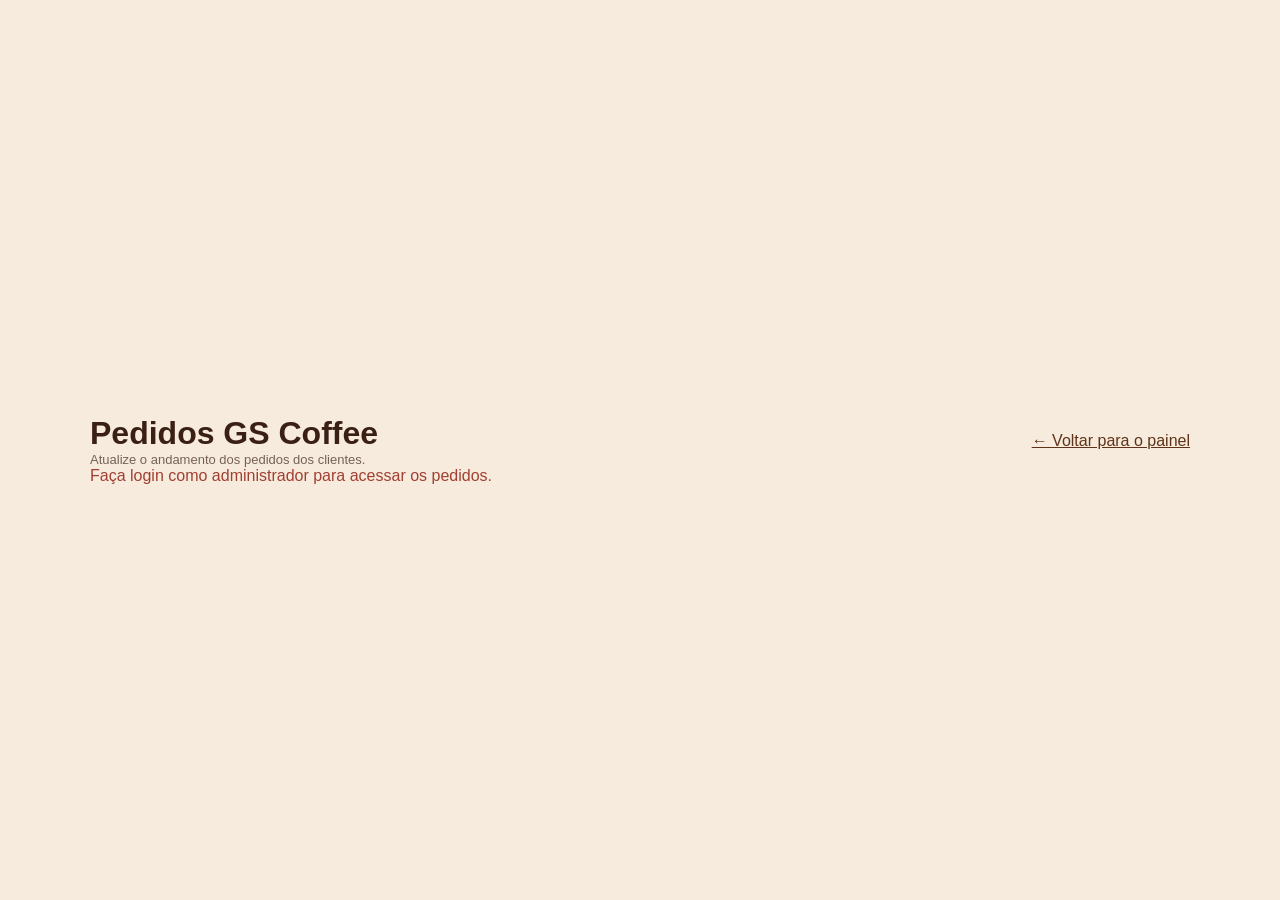
<file: admin/pedidos.html>
<!DOCTYPE html>
<html lang="pt-BR">

<head>

    <meta charset="UTF-8">

    <meta
        name="viewport"
        content="width=device-width, initial-scale=1.0"
    >

    <title>
        GS Coffee | Pedidos
    </title>

    <link
        rel="stylesheet"
        href="styles/admin.css"
    >

    <style>

        body {
            font-family: Arial, sans-serif;
            background: #f6ebdd;
            color: #3a2014;
            margin: 0;
        }

        .orders {
            width: min(1100px, calc(100% - 30px));
            margin: 40px auto;
        }

        .top {
            display: flex;
            justify-content: space-between;
            align-items: center;
            gap: 15px;
        }

        .back {
            color: #603319;
        }

        .order {
            background: #fff;
            border-radius: 16px;
            padding: 20px;
            margin: 18px 0;
            box-shadow:
                0 8px 25px #3a201414;
        }

        .row {
            display: flex;
            justify-content: space-between;
            gap: 15px;
            flex-wrap: wrap;
        }

        .items {
            margin: 15px 0;
            padding: 12px;
            background: #fbf7f2;
            border-radius: 10px;
        }

        .status {
            padding: 10px;
            border: 1px solid #d9c5b4;
            border-radius: 8px;
            background: #fff;
        }

        .btn {
            border: 0;
            border-radius: 8px;
            background: #603319;
            color: #fff;
            padding: 10px 15px;
            cursor: pointer;
        }

        .muted {
            color: #766255;
            font-size: 13px;
        }

        .error {
            color: #a13f32;
        }

        .success {
    color: #34723e;
    font-size: 14px;
}

    </style>

</head>


<body>


    <main class="orders">


        <div class="top">


            <div>

                <h1>
                    Pedidos GS Coffee
                </h1>

                <p class="muted">
                    Atualize o andamento dos pedidos dos clientes.
                </p>

            </div>


            <a
                class="back"
                href="dashboard.html"
            >
                ← Voltar para o painel
            </a>


        </div>


        <div id="message"></div>


        <section id="orders-list"></section>


    </main>


    <script src="scripts/pedidos.js"></script>


</body>

</html>
</file>
<file: admin/styles/admin.css>
* {
    margin: 0;
    padding: 0;
    box-sizing: border-box;
}

body {
    min-height: 100vh;

    font-family: Arial, Helvetica, sans-serif;

    background: linear-gradient(
        rgba(60, 42, 28, 0.75),
        rgba(60, 42, 28, 0.75)
    );

    display: flex;
    justify-content: center;
    align-items: center;

    color: #3e2b1f;
}

.login-container {
    width: 100%;
    min-height: 100vh;

    display: flex;
    justify-content: center;
    align-items: center;

    padding: 20px;
}

.login-card {
    width: 100%;
    max-width: 420px;

    background-color: rgba(255, 255, 255, 0.97);

    padding: 40px;

    border-radius: 18px;

    box-shadow:
        0 15px 40px rgba(0, 0, 0, 0.35);
}

.logo-area {
    text-align: center;
    margin-bottom: 35px;
}

.coffee-icon {
    font-size: 48px;
    margin-bottom: 10px;
}

.logo-area h1 {
    font-size: 32px;
    color: #6f4e37;
    margin-bottom: 5px;
}

.logo-area p {
    color: #8c735d;
    font-size: 15px;
}

.input-group {
    margin-bottom: 20px;
}

.input-group label {
    display: block;

    margin-bottom: 7px;

    font-weight: bold;

    color: #5a4030;
}

.input-group input {
    width: 100%;

    padding: 13px 15px;

    border: 1px solid #cbb69d;

    border-radius: 8px;

    font-size: 15px;

    outline: none;

    transition: 0.2s;
}

.input-group input:focus {
    border-color: #a67c52;

    box-shadow:
        0 0 0 3px rgba(166, 124, 82, 0.15);
}

.login-button {
    width: 100%;

    padding: 14px;

    border: none;

    border-radius: 8px;

    background-color: #6f4e37;

    color: white;

    font-size: 16px;

    font-weight: bold;

    cursor: pointer;

    transition: 0.2s;
}

.login-button:hover {
    background-color: #543a29;
}

.login-message {
    min-height: 20px;

    margin-top: 15px;

    text-align: center;

    font-size: 14px;

    color: #b33a3a;
}

.back-link {
    display: block;

    text-align: center;

    margin-top: 25px;

    color: #6f4e37;

    text-decoration: none;

    font-size: 14px;
}

.back-link:hover {
    text-decoration: underline;
}

.login-message.success {
    color: #17803d;
}

.login-message.error {
    color: #a13f32;
}
</file>
<file: styles/style.css>
/* =========================================================
   GS COFFEE — IDENTIDADE VISUAL
   ========================================================= */

@import url('https://fonts.googleapis.com/css2?family=DM+Sans:wght@400;500;600;700&family=Playfair+Display:wght@500;600;700&display=swap');

:root {
  --marrom-900: #2B170E;
  --marrom-800: #3A2014;
  --marrom-700: #4B2A19;
  --marrom-600: #603319;
  --marrom-500: #7A4528;
  --caramelo: #B87945;
  --caramelo-claro: #D19A68;
  --creme: #F6EBDD;
  --bege: #EAD8C0;
  --branco: #FFFFFF;
  --texto: #2D211B;
  --texto-suave: #6D5A4C;
  --fundo: #FBF7F2;
  --borda: rgba(74, 42, 25, .14);
  --sombra: 0 18px 45px rgba(43, 23, 14, .12);
}

* { margin: 0; padding: 0; box-sizing: border-box; }

html { scroll-behavior: smooth; }

body {
  background: var(--fundo);
  color: var(--texto);
  font-family: "DM Sans", Arial, sans-serif;
  overflow-x: hidden;
}

a { color: inherit; }
button, input, textarea { font: inherit; }

.container-grid {
  width: min(1180px, calc(100% - 48px));
  margin: 0 auto;
}

/* =========================================================
   HEADER
   ========================================================= */

.header-style {
  position: fixed;
  inset: 0 0 auto 0;
  height: 107px;
  background: rgba(43, 23, 14, .96);
  border-bottom: 1px solid rgba(255,255,255,.08);
  z-index: 1000;
  backdrop-filter: blur(12px);
}

.header-style nav {
  height: 86px;
  display: flex;
  align-items: center;
  justify-content: space-between;
  gap: 30px;
}

.logo-link {
  display: flex;
  align-items: center;
  flex: 0 0 auto;
}

.logo-link img {
  width: 72px;
  height: 72px;
  object-fit: contain;
}

.menu-principal {
  display: flex;
  align-items: center;
  justify-content: center;
  gap: 28px;
  list-style: none;
}

.menu-principal a {
  position: relative;
  color: var(--creme);
  text-decoration: none;
  font-size: 13px;
  font-weight: 700;
  letter-spacing: .9px;
  white-space: nowrap;
  transition: color .25s ease;
}

.menu-principal a::after {
  content: "";
  position: absolute;
  left: 0;
  bottom: -8px;
  width: 0;
  height: 2px;
  border-radius: 10px;
  background: var(--caramelo);
  transition: width .25s ease;
}

.menu-principal a:hover { color: var(--caramelo-claro); }
.menu-principal a:hover::after { width: 100%; }

.header-icons {
  display: flex;
  align-items: center;
  gap: 16px;
  flex: 0 0 auto;
}

#userIcon, #cart-icon {
  color: var(--creme);
  font-size: 24px;
  cursor: pointer;
  transition: .25s ease;
}

#userIcon:hover, #cart-icon:hover {
  color: var(--caramelo-claro);
  transform: translateY(-2px);
}

#userGreeting {
  display: none;
  color: var(--creme);
  font-size: 12px;
  font-weight: 600;
}

/* Mantido por compatibilidade, mas a faixa antiga não é mais usada. */
.faixa-texto { display: none !important; }

/* =========================================================
   HOME — HERO
   ========================================================= */

main {
  padding-top: 0;
}

.hero {
  position: relative;
  min-height: 100vh;
  display: flex;
  align-items: center;
  overflow: hidden;
  background: var(--marrom-900);
  padding-top: 107px;
  scroll-margin-top: 0;
}

/* ================= HERO VIDEO ================= */

.hero {
  position: relative;
  overflow: hidden;
}

#hero-media-container {
    position: absolute;
    inset: 0;
    width: 100%;
    height: 100%;
    z-index: 0;
    overflow: hidden;
}

.hero-video {
  position: absolute;
  top: 0;
  left: 0;
  width: 100%;
  height: 100%;
  object-fit: cover;
  z-index: 0;
}

/* Camada escura sobre o vídeo */

.hero-overlay {
  position: absolute;

  inset: 0;

  background:
      linear-gradient(
          90deg,
          rgba(31, 15, 7, 0.78) 0%,
          rgba(31, 15, 7, 0.55) 45%,
          rgba(31, 15, 7, 0.20) 100%
      );

  z-index: 1;
}


/* Conteúdo fica na frente do vídeo */

.hero-content {
  position: relative;
  z-index: 2;
}

.hero-overlay {
  position: absolute;
  inset: 0;
  z-index: 1;
  background:
    linear-gradient(90deg, rgba(43,23,14,.95) 0%, rgba(43,23,14,.78) 42%, rgba(43,23,14,.34) 100%),
    linear-gradient(0deg, rgba(43,23,14,.35), transparent 55%);
}

.hero-content {
  position: relative;
  z-index: 2;
  padding: 90px 0;
  color: var(--branco);
}

.hero-subtitle {
  display: inline-block;
  margin-bottom: 18px;
  color: var(--caramelo-claro);
  font-size: 15px;
  font-weight: 700;
  letter-spacing: 5px;
}

.hero h1 {
  max-width: 760px;
  margin-bottom: 22px;
  color: var(--creme);
  font-family: "Playfair Display", Georgia, serif;
  font-size: clamp(46px, 6vw, 82px);
  line-height: 1.02;
  letter-spacing: -1.5px;
}

.hero p {
  max-width: 570px;
  margin-bottom: 34px;
  color: #F1E4D7;
  font-size: 18px;
  line-height: 1.75;
}

.btn-pedir {
  display: inline-flex;
  align-items: center;
  gap: 14px;
  padding: 15px 24px;
  border: 1px solid var(--caramelo);
  border-radius: 4px;
  background: var(--caramelo);
  color: var(--branco);
  text-decoration: none;
  font-size: 13px;
  font-weight: 800;
  letter-spacing: 1.2px;
  transition: .25s ease;
}

.btn-pedir:hover {
  background: var(--creme);
  color: var(--marrom-900);
  transform: translateY(-2px);
}

/* =========================================================
   SEÇÕES
   ========================================================= */

.section-cardapio,
.section-sobrenos,
.section-avaliacoes {
  padding: 100px 0;
}

.section-heading {
  text-align: center;
  margin-bottom: 46px;
}

.section-kicker {
  display: block;
  margin-bottom: 10px;
  color: var(--caramelo);
  font-size: 12px;
  font-weight: 800;
  letter-spacing: 3px;
  text-transform: uppercase;
}

.section-heading h1,
.section-sobrenos h1 {
  color: var(--marrom-700);
  font-family: "Playfair Display", Georgia, serif;
  font-size: clamp(36px, 5vw, 56px);
}

.section-heading p {
  max-width: 650px;
  margin: 14px auto 0;
  color: var(--texto-suave);
  line-height: 1.7;
}

/* =========================================================
   MAIS PEDIDOS — CARDS
   ========================================================= */

.section-cardapio__cards {
  position: relative;
  overflow: hidden;
  padding: 0 45px;
}

.section-cardapio__cards::before,
.section-cardapio__cards::after {
  content: "";
  position: absolute;
  top: 0;
  bottom: 0;
  width: 45px;
  background: var(--fundo);
  z-index: 4;
  pointer-events: none;
}

.section-cardapio__cards::before {
  left: 0;
}

.section-cardapio__cards::after {
  right: 0;
}

#card-container {
  display: flex;
  gap: 22px;
  width: 100%;
  transition: transform .4s ease;
  will-change: transform;
}

#card-container section {
  min-width: calc((100% - 66px) / 4);
  flex: 0 0 calc((100% - 66px) / 4);

  overflow: hidden;
  padding: 0 0 20px;
  border: 1px solid var(--borda);
  border-radius: 18px;
  background: var(--branco);
  box-shadow: 0 8px 30px rgba(43,23,14,.06);
  transition: transform .25s ease, box-shadow .25s ease;
}

#card-container section:hover {
  transform: translateY(-5px);
  box-shadow: var(--sombra);
}

#card-container > section > img {
  display: block;
  width: 100%;
  height: 205px;
  object-fit: cover;
}

#card-container article {
  display: flex;
  flex-direction: column;
  align-items: flex-start;
  gap: 10px;
  height: 190px;
  padding: 20px 20px 10px;
}

#card-container h2 {
  color: var(--marrom-700);
  font-family: "Playfair Display", Georgia, serif;
  font-size: 22px;
}

#card-container article p {
  color: var(--texto-suave);
  font-size: 14px;
  line-height: 1.6;
}

#card-container > section > div {
  display: flex;
  align-items: center;
  justify-content: space-between;
  gap: 15px;
  padding: 0 20px;
}

#card-container > section > div p {
  color: var(--marrom-700);
  font-weight: 800;
  font-size: 17px;
}

#card-container button,
.buy-button {
  border: 0;
  border-radius: 7px;
  padding: 11px 17px;
  background: var(--marrom-600);
  color: var(--branco);
  cursor: pointer;
  font-size: 13px;
  font-weight: 800;
  transition: .25s ease;
}

#card-container button:hover,
.buy-button:hover {
  background: var(--caramelo);
  transform: translateY(-2px);
}

#seta-direita,
#seta-esquerda {
  position: absolute;
  top: 50%;
  width: 38px;
  height: 38px;
  padding: 7px;
  border-radius: 50%;
  background: var(--branco);
  box-shadow: 0 5px 18px rgba(43,23,14,.12);
  cursor: pointer;
  transform: translateY(-50%);
  z-index: 5;
}

#seta-esquerda {
  left: 3px;
}

#seta-direita {
  right: 3px;
}

/* =========================================================
   SOBRE NÓS
   ========================================================= */

.section-sobrenos {
  text-align: center;
  background: var(--creme);
}

.section-sobrenos > p {
  max-width: 850px;
  margin: 24px auto;
  color: var(--texto-suave);
  font-size: 17px;
  line-height: 1.8;
}

.section-sobrenos > h2 {
  margin-bottom: 34px;
  color: var(--marrom-700);
  font-size: 20px;
  font-weight: 700;
}

.slider {
  width: 100%;
  overflow: hidden;
  border-radius: 20px;
  box-shadow: var(--sombra);
}

.slider-content {
  display: flex;
  width: 400%;
  position: relative;
  transition: transform .5s ease;
}

.slide-box {
  width: 25%;
  flex: 0 0 25%;
}

.slide-box img {
  display: block;
  width: 100%;
  height: 470px;
  object-fit: cover;
}

.slider-content input { display: none; }

.nav-manual, .nav-auto {
  position: absolute;
  left: 0;
  right: 0;
  bottom: 18px;
  display: flex;
  justify-content: center;
  gap: 8px;
  z-index: 5;
}

.manual-btn {
  width: 11px;
  height: 11px;
  border: 2px solid var(--branco);
  border-radius: 50%;
  cursor: pointer;
  background: rgba(255,255,255,.25);
}

.manual-btn:hover { background: var(--branco); }

#radio1:checked ~ .primeiro { margin-left: 0; }
#radio2:checked ~ .primeiro { margin-left: -25%; }
#radio3:checked ~ .primeiro { margin-left: -50%; }
#radio4:checked ~ .primeiro { margin-left: -75%; }

/* =========================================================
   AVALIAÇÕES
   ========================================================= */

.section-avaliacoes { background: var(--fundo); }

.reviews-grid {
  display: grid;
  grid-template-columns: repeat(3, 1fr);
  gap: 22px;
}

.review-card {
  padding: 28px;
  border: 1px solid var(--borda);
  border-radius: 16px;
  background: var(--branco);
  box-shadow: 0 8px 25px rgba(43,23,14,.05);
}

.review-stars {
  margin-bottom: 14px;
  color: var(--caramelo);
  letter-spacing: 3px;
}

.review-card p {
  margin-bottom: 18px;
  color: var(--texto-suave);
  line-height: 1.7;

  min-height: 82px;
}

.review-card strong { color: var(--marrom-700); }

/* =========================================================
   FOOTER
   ========================================================= */

.footer-style {
  position: relative;
  overflow: hidden;
  background:
    linear-gradient(rgba(43,23,14,.94), rgba(43,23,14,.98)),
    url("../assets/images/background-image-footer.png") center/cover;
  color: var(--creme);
}

.footer-style_1,
.footer-style_2 {
  display: grid;
  grid-template-columns: 1fr 1fr;
  gap: 60px;
  padding: 70px 0 20px;
}

.footer-style_1 article,
.footer-style_1 > div,
.footer-style_2 article {
  display: flex;
  flex-direction: column;
  gap: 14px;
}

.footer-style h1 {
  color: var(--creme);
  font-family: "Playfair Display", Georgia, serif;
  font-size: 24px;
}

.footer-style p,
.footer-style a {
  color: rgba(246,235,221,.82);
  text-decoration: none;
  line-height: 1.8;
}

.footer-style a:hover { color: var(--caramelo-claro); }

.footer-style_1 figure,
.footer-style_2 figure {
  display: flex;
  gap: 15px;
  align-items: center;
}

#logo { width: 100px; height: auto; }
#formas { width: 270px; max-width: 100%; height: auto; }

.footer-style figure img {
  width: 34px;
  height: 34px;
  object-fit: contain;
}

.instagram-link {
  display: inline-flex;
  align-items: center;
  gap: 9px;
  font-weight: 700;
}

.footer-style_2 {
  padding-top: 35px;
  padding-bottom: 50px;
}

.footer-style_3 {
  padding: 22px;
  border-top: 1px solid rgba(255,255,255,.08);
  text-align: center;
  background: rgba(0,0,0,.18);
}

.footer-style_3 p {
  font-size: 12px;
}

/* =========================================================
   CARDÁPIO
   ========================================================= */

.cardapio-page {
  padding: 55px 0 90px;
}

.cardapio-hero {
  padding: 35px 0 50px;
  text-align: center;
}

.cardapio-hero .section-kicker { color: var(--caramelo); }

.cardapio-hero h1 {
  color: var(--marrom-700);
  font-family: "Playfair Display", Georgia, serif;
  font-size: clamp(42px, 5vw, 62px);
}

.cardapio-hero p {
  max-width: 650px;
  margin: 14px auto 0;
  color: var(--texto-suave);
  line-height: 1.7;
}

.menu-container {
  position: sticky;
  top: 86px;
  z-index: 20;
  display: flex;
  justify-content: center;
  flex-wrap: wrap;
  gap: 9px;
  margin-bottom: 60px;
  padding: 14px;
  border: 1px solid var(--borda);
  border-radius: 12px;
  background: rgba(251,247,242,.95);
  box-shadow: 0 8px 25px rgba(43,23,14,.07);
  backdrop-filter: blur(10px);
}

.menu-btn {
  padding: 10px 15px;
  border-radius: 999px;
  color: var(--marrom-700);
  text-decoration: none;
  font-size: 12px;
  font-weight: 800;
  letter-spacing: .5px;
  transition: .25s ease;
}

.menu-btn:hover {
  background: var(--marrom-600);
  color: var(--branco);
}

.secao-titulo {
  margin: 65px 0 24px;
  padding-bottom: 12px;
  border-bottom: 1px solid var(--borda);
  color: var(--marrom-700);
  font-family: "Playfair Display", Georgia, serif;
  font-size: 32px;
  scroll-margin-top: 170px;
}

.cardapio-item {
  display: grid;
  grid-template-columns: 220px 1fr;
  gap: 25px;
  align-items: center;
  margin-bottom: 20px;
  padding: 18px;
  border: 1px solid var(--borda);
  border-radius: 16px;
  background: var(--branco);
  box-shadow: 0 7px 25px rgba(43,23,14,.05);
  transition: .25s ease;
}

.cardapio-item:hover {
  transform: translateY(-3px);
  box-shadow: var(--sombra);
}

.cardapio-img {
  width: 220px;
  height: 165px;
  border-radius: 12px;
  object-fit: cover;
}

.cardapio-info {
  min-width: 0;
}

.item-title {
  margin-bottom: 8px;
  color: var(--marrom-700);
  font-family: "Playfair Display", Georgia, serif;
  font-size: 25px;
}

.item-desc,
.cardapio-info p {
  color: var(--texto-suave);
  font-size: 14px;
  line-height: 1.65;
}

.item-price {
  display: inline-block;
  margin: 14px 0 10px;
  color: var(--marrom-700) !important;
  font-size: 19px !important;
  font-weight: 800;
}

/* =========================================================
   LOGIN
   ========================================================= */

.modal-login {
  background: rgba(24,12,7,.72);
  width: 100vw;
  height: 100vh;
  position: fixed;
  inset: 0;
  display: none;
  z-index: 2000;
  justify-content: center;
  align-items: center;
  padding: 20px;
  overflow-y: auto;
}

.modal-login .container {
  position: relative;
  width: min(680px, 100%);
  max-height: 90vh;
  overflow-y: auto;
  padding: 35px;
  border-radius: 20px;
  background: var(--creme);
  box-shadow: 0 30px 80px rgba(0,0,0,.3);
}

.modal-login .close {
  position: absolute;
  top: 15px;
  right: 20px;
  color: var(--marrom-700);
  font-size: 30px;
  cursor: pointer;
}

.modal-login figure { text-align: center; }
.modal-login .logoLogin { width: 90px; height: 90px; }

.modal-login h2 {
  margin: 15px 0;
  text-align: center;
  color: var(--marrom-700);
  font-family: "Playfair Display", Georgia, serif;
}

.modal-login .form-login,
.modal-login .form-signup {
  display: flex;
  flex-direction: column;
  gap: 10px;
  max-width: 450px;
  margin: 0 auto 25px;
}

.modal-login .inputlc {
  width: 100%;
  height: 44px;
  padding: 0 14px;
  border: 1px solid var(--borda);
  border-radius: 8px;
  outline: none;
  background: var(--branco);
}

.modal-login .inputlc:focus {
  border-color: var(--caramelo);
}

.modal-login button {
  width: fit-content;
  margin: 4px auto 0;
  padding: 12px 22px;
  border: 0;
  border-radius: 8px;
  background: var(--marrom-600);
  color: var(--branco);
  cursor: pointer;
  font-weight: 800;
}

.modal-login button:hover { background: var(--caramelo); }


/* BOTÃO MOBILE */
.menu-mobile-btn {
  display: none;
  width: 40px;
  height: 40px;
  border: 0;
  background: transparent;
  color: var(--creme);
  font-size: 27px;
  cursor: pointer;
}

/* =========================================================
   RESPONSIVIDADE
   ========================================================= */

@media (max-width: 1000px) {
  .menu-principal { gap: 16px; }
  .menu-principal a { font-size: 11px; }
  .reviews-grid { grid-template-columns: 1fr; }
}

@media (max-width: 760px) {
  .container-grid { width: min(100% - 28px, 600px); }

  .header-style,
  .header-style nav { height: 74px; }

  .header-style nav { gap: 12px; }
  .logo-link img { width: 58px; height: 58px; }

  .menu-mobile-btn { display: block; }

  .menu-principal {
    position: absolute;
    left: 0;
    right: 0;
    top: 74px;
    display: none;
    flex-direction: column;
    gap: 0;
    padding: 12px 20px 18px;
    background: var(--marrom-900);
    border-top: 1px solid rgba(255,255,255,.08);
  }

  .menu-principal.mobile-open { display: flex !important; }
  .menu-principal li { width: 100%; }
  .menu-principal a {
    display: block;
    padding: 12px 0;
  }

  .header-icons { margin-left: auto; }

  main { padding-top: 74px; }

  .hero {
    min-height: calc(100vh - 74px);
  }

  
  .section-cardapio,
  .section-sobrenos,
  .section-avaliacoes { padding: 70px 0; }

  .section-cardapio__cards { padding: 0 34px; }

  #card-container section {
    min-width: calc(100vw - 70px);
    flex-basis: calc(100vw - 70px);
  }

  .slide-box img { height: 320px; }

  .footer-style_1,
  .footer-style_2 {
    grid-template-columns: 1fr;
    gap: 30px;
    padding-top: 50px;
  }

  .cardapio-page { padding-top: 25px; }

  .menu-container {
    top: 74px;
    justify-content: flex-start;
    overflow-x: auto;
    flex-wrap: nowrap;
    scrollbar-width: none;
  }

  .menu-container::-webkit-scrollbar { display: none; }

  .menu-btn { flex: 0 0 auto; }

  .cardapio-item {
    grid-template-columns: 1fr;
  }

  .cardapio-img {
    width: 100%;
    height: 220px;
  }
}

@media (max-width: 480px) {
  .header-icons { gap: 10px; }
  #userIcon, #cart-icon { font-size: 21px; }

  .hero-subtitle { font-size: 12px; letter-spacing: 3px; }

  .reviews-grid { grid-template-columns: 1fr; }

  .modal-login .container { padding: 25px 18px; }
}


/* =========================================================
   RODADA 2 — UX / AUTH / ACOMPANHAMENTO
   ========================================================= */
body.modal-open { overflow: hidden; }

.section-sobrenos { background: var(--creme); }
.como-funciona { display:grid; grid-template-columns:repeat(3,1fr); gap:22px; margin-top:42px; }
.como-card { position:relative; padding:30px; text-align:left; border:1px solid var(--borda); border-radius:20px; background:rgba(255,255,255,.78); box-shadow:0 12px 30px rgba(43,23,14,.06); }
.como-card > span { position:absolute; top:22px; right:24px; color:var(--caramelo); font-weight:800; font-size:12px; letter-spacing:2px; }
.como-icon { width:52px; height:52px; display:grid; place-items:center; border-radius:15px; background:var(--marrom-700); color:var(--creme); font-size:24px; margin-bottom:24px; }
.como-card h2 { color:var(--marrom-700); font-family:"Playfair Display",Georgia,serif; font-size:24px; margin-bottom:10px; }
.como-card p { color:var(--texto-suave); line-height:1.7; font-size:14px; }
.sobre-destaque { margin-top:28px; padding:35px; display:grid; grid-template-columns:1.2fr .8fr; gap:30px; align-items:center; border-radius:22px; background:var(--marrom-900); color:var(--creme); text-align:left; }
.sobre-destaque h2 { font-family:"Playfair Display",Georgia,serif; font-size:34px; margin-bottom:12px; }
.sobre-destaque p { color:#ead8c8; line-height:1.75; }
.sobre-destaque .section-kicker { color:var(--caramelo-claro); }
.sobre-destaque-badges { display:flex; flex-direction:column; gap:14px; }
.sobre-destaque-badges span { padding:13px 15px; border:1px solid rgba(255,255,255,.12); border-radius:12px; color:var(--creme); }
.sobre-destaque-badges i { color:var(--caramelo-claro); margin-right:8px; }

.reviews-carousel-wrap { position:relative; padding:0 52px; }
.reviews-carousel { overflow:hidden; }
.reviews-track { display:flex; gap:22px; transition:transform .4s ease; }
.reviews-track .review-card { flex:0 0 calc((100% - 44px)/3); min-height:235px; }
.review-card small { display:block; margin-top:7px; color:#9b8575; font-size:12px; }
.review-arrow { position:absolute; top:50%; transform:translateY(-50%); width:42px; height:42px; border:0; border-radius:50%; background:var(--marrom-700); color:var(--creme); cursor:pointer; z-index:2; box-shadow:0 8px 20px rgba(43,23,14,.15); }
.review-arrow:hover { background:var(--caramelo); }
.review-prev { left:0; }
.review-next { right:0; }
.review-dots { display:flex; justify-content:center; gap:8px; margin-top:24px; }
.review-dots button { width:9px; height:9px; border:0; border-radius:50%; background:#d7c2ae; cursor:pointer; padding:0; }
.review-dots button.active { background:var(--marrom-600); transform:scale(1.25); }

.modal-login { align-items:center; }
.login-container { position:relative; width:min(680px,100%); max-height:90vh; overflow-y:auto; padding:35px 38px; border-radius:22px; background:var(--creme); box-shadow:0 30px 80px rgba(0,0,0,.35); }
.login-close { position:absolute; top:14px; right:15px; width:38px; height:38px; border:0; border-radius:50%; background:var(--marrom-700); color:#fff; font-size:28px; line-height:1; cursor:pointer; z-index:3; }
.login-close:hover { background:var(--caramelo); }
.login-container figure { text-align:center; margin:5px 0 15px; }
.login-container .logoLogin { width:90px; height:90px; object-fit:contain; }
.login-intro { text-align:center; margin-bottom:24px; }
.login-intro .section-kicker { margin-bottom:4px; }
.login-intro h2 { margin:0 0 7px; color:var(--marrom-700); font-family:"Playfair Display",Georgia,serif; font-size:30px; }
.login-intro p { color:var(--texto-suave); font-size:14px; }
.login-container .form-container h3 { margin-bottom:12px; color:var(--marrom-700); font-family:"Playfair Display",Georgia,serif; text-align:center; font-size:24px; }
.auth-divider { display:flex; align-items:center; gap:12px; margin:20px auto; max-width:450px; color:#9b8575; }
.auth-divider::before,.auth-divider::after { content:""; flex:1; height:1px; background:var(--borda); }
.auth-message { min-height:18px; margin-top:7px; text-align:center; font-size:13px; }
.auth-message.error { color:#a13f32; }
.auth-message.success { color:#3f7444; }
.auth-message.info { color:var(--marrom-600); }

.checkout-order-preview { padding:16px; border:1px solid var(--borda); border-radius:12px; background:#fff; }
.checkout-order-preview > strong { display:block; margin-bottom:10px; color:var(--marrom-700); }
.checkout-order-preview > div { display:flex; justify-content:space-between; gap:15px; padding:6px 0; color:var(--texto-suave); font-size:13px; }
.checkout-order-preview b { color:var(--marrom-700); }
.input-error { border-color:#b94b3c !important; box-shadow:0 0 0 2px rgba(185,75,60,.08); }

.tracking-content {
    width: min(720px, 100%);
    height: auto;
    max-height: 90vh;
    overflow-y: auto;
    box-sizing: border-box;
}
.tracking-header { text-align:center; margin-bottom:24px; }
.tracking-header h1 { color:var(--marrom-700); font-family:"Playfair Display",Georgia,serif; font-size:34px; }
.tracking-header p { margin-top:5px; color:var(--texto-suave); }
.order-receipt { padding:18px; border-radius:16px; background:#fff; border:1px solid var(--borda); }
.receipt-title,.receipt-row { display:flex; justify-content:space-between; gap:15px; align-items:flex-start; }
.receipt-title { color:var(--marrom-700); margin-bottom:12px; }
.receipt-items > div { display:flex; justify-content:space-between; gap:15px; padding:6px 0; color:var(--texto-suave); font-size:13px; }
.receipt-items b,.receipt-row strong { color:var(--marrom-700); text-align:right; }
.receipt-divider { height:1px; background:var(--borda); margin:12px 0; }
.receipt-row { padding:6px 0; font-size:13px; color:var(--texto-suave); }
.receipt-address strong { line-height:1.5; }
.tracking-status { margin:24px 0 18px; padding:13px 16px; border-radius:12px; background:var(--marrom-900); color:var(--creme); text-align:center; font-weight:800; }
.tracking-steps { padding:5px 0; }
.tracking-step { display:flex; align-items:center; gap:14px; opacity:.45; }
.tracking-step.completed,.tracking-step.active { opacity:1; }
.tracking-step.active .tracking-dot { background:var(--caramelo); box-shadow:0 0 0 7px rgba(184,121,69,.15); }
.tracking-step.completed .tracking-dot { background:var(--marrom-700); }
.tracking-dot { width:42px; height:42px; flex:0 0 42px; display:grid; place-items:center; border-radius:50%; background:#d8c8ba; color:#fff; }
.tracking-step strong { display:block; color:var(--marrom-700); font-size:14px; }
.tracking-step small { display:block; margin-top:3px; color:var(--texto-suave); }
.tracking-line { width:2px; height:28px; margin-left:20px; background:#d7c8ba; }

#gs-toast { position:fixed; left:50%; bottom:24px; transform:translate(-50%,20px); opacity:0; pointer-events:none; z-index:5000; padding:12px 18px; border-radius:12px; background:var(--marrom-900); color:var(--creme); box-shadow:0 10px 30px rgba(0,0,0,.2); transition:.25s ease; }
#gs-toast.show { opacity:1; transform:translate(-50%,0); }

@media (max-width:1050px) {
  .reviews-track .review-card { flex-basis:calc((100% - 22px)/2); }
  .como-funciona { grid-template-columns:1fr; }
}
@media (max-width:760px) {
  .reviews-carousel-wrap { padding:0 42px; }
  .reviews-track .review-card { flex-basis:100%; }
  .sobre-destaque { grid-template-columns:1fr; }
  .login-container { padding:30px 20px; }
  .tracking-content { padding:22px 18px; }
}

/* ==============================
   UNIDADES / ENDEREÇOS
   ============================== */

   .unidade-cafeteria {
    margin-bottom: 28px;
}

.unidade-cafeteria:last-child {
    margin-bottom: 0;
}

.unidade-cafeteria h3 {
    margin-bottom: 8px;
}

.unidade-endereco {
    margin-bottom: 10px;
}

.unidade-horarios {
    display: flex;
    flex-direction: column;
    gap: 6px;
}

.unidade-horarios p {
    margin: 0;
}

.endereco-maps {
  color: inherit;
  text-decoration: none;
}

.endereco-maps:hover {
  text-decoration: underline;
}

.onde-estamos {
  margin-top: -40px;
}

.mapa-unidade {
  margin-top: 18px;
  width: 100%;
  max-width: 420px;
  border-radius: 10px;
  overflow: hidden;
}

.mapa-unidade iframe {
  display: block;
  width: 100%;
  height: 180px;
  border: 0;
}

.review-date {
  display: block;
  margin-top: 4px;
  opacity: 0.7;
  font-size: 12px;
}

/* ================= ACESSIBILIDADE ================= */

.skip-link {
    position: absolute;
    top: -50px;
    left: 15px;
    background: #3a2014;
    color: #ffffff;
    padding: 10px 16px;
    border-radius: 6px;
    text-decoration: none;
    font-weight: bold;
    z-index: 99999;
}

.skip-link:focus {
    top: 10px;
}

/* Foco visível para navegação pelo teclado */
a:focus-visible,
button:focus-visible,
input:focus-visible,
select:focus-visible,
textarea:focus-visible {
    outline: 3px solid #000000;
    outline-offset: 3px;
}

/* Acessibilidade - reduzir animações */
@media (prefers-reduced-motion: reduce) {

    html {
        scroll-behavior: auto;
    }

    *,
    *::before,
    *::after {
        animation-duration: 0.01ms !important;
        animation-iteration-count: 1 !important;
        transition-duration: 0.01ms !important;
    }
}

/* =========================================================
   RESPONSIVIDADE MOBILE - CORREÇÃO
   ========================================================= */

@media (max-width: 760px) {

    .container-grid {
        width: calc(100% - 28px);
        max-width: 100%;
    }

    /* HEADER */
    .header-style,
    .header-style nav {
        height: 74px;
    }

    .header-style nav {
        gap: 8px;
    }

    .logo-link img {
        width: 54px;
        height: 54px;
    }

    .header-icons {
        gap: 10px;
    }

    #userGreeting {
        display: none !important;
    }

    /* HERO */
    main {
        padding-top: 0;
    }

    .hero {
        min-height: 100svh;
        padding-top: 74px;
    }

    .hero-content {
        padding: 55px 0 45px;
    }

    .hero h1 {
        font-size: clamp(38px, 11vw, 55px);
        line-height: 1.05;
    }

    .hero p {
        font-size: 16px;
        line-height: 1.6;
    }

    /* SEÇÕES */
    .section-cardapio,
    .section-sobrenos,
    .section-avaliacoes {
        padding: 55px 0;
    }

    .section-heading {
        margin-bottom: 32px;
    }

    .section-heading h1,
    .section-sobrenos h1 {
        font-size: clamp(30px, 9vw, 42px);
    }

    /* MAIS PEDIDOS */
    .section-cardapio__cards {
        padding: 0 32px;
        overflow: hidden;
    }

    #card-container {
        gap: 16px;
    }

    #card-container section {
        min-width: 100%;
        flex: 0 0 100%;
    }

    #card-container article {
        height: auto;
        min-height: 180px;
    }

    /* SOBRE */
    .como-funciona {
        grid-template-columns: 1fr;
    }

    .como-card {
        padding: 24px;
    }

    .sobre-destaque {
        grid-template-columns: 1fr;
        padding: 26px 20px;
    }

    .sobre-destaque h2 {
        font-size: 28px;
    }

    /* AVALIAÇÕES */
    .reviews-carousel-wrap {
        padding: 0 35px;
    }

    .reviews-track {
        gap: 16px;
    }

    .reviews-track .review-card {
        flex: 0 0 100%;
        min-height: auto;
    }

    .review-card {
        padding: 22px;
    }

    /* FOOTER */
    .footer-style_1,
    .footer-style_2 {
        grid-template-columns: 1fr;
        gap: 30px;
        padding-top: 45px;
    }

    .onde-estamos {
        margin-top: 0;
    }

    .mapa-unidade {
        max-width: 100%;
    }

    /* CARDÁPIO */
    .cardapio-item {
        grid-template-columns: 1fr;
    }

    .cardapio-img {
        width: 100%;
        height: 210px;
    }

    /* LOGIN */
    .login-container {
        width: 100%;
        padding: 28px 18px;
        border-radius: 16px;
    }
}


@media (max-width: 480px) {

    .container-grid {
        width: calc(100% - 22px);
    }

    #userIcon,
    #cart-icon {
        font-size: 21px;
    }

    .hero-content {
        padding: 40px 0;
    }

    .hero h1 {
        font-size: 38px;
    }

    .hero p {
        font-size: 15px;
    }

    .btn-pedir {
        padding: 13px 18px;
        font-size: 12px;
    }

    .section-cardapio__cards {
        padding: 0 30px;
    }

    #card-container > section > img {
        height: 190px;
    }

    .reviews-carousel-wrap {
        padding: 0 30px;
    }

    .footer-style_1,
    .footer-style_2 {
        padding-top: 38px;
    }

    #formas {
        width: 220px;
    }
}

/* =========================================================
   RESPONSIVIDADE - TABLET / NOTEBOOK PEQUENO
   ========================================================= */

@media (max-width: 1100px) {

    /* HEADER */

    .header-style,
    .header-style nav {
        height: 74px;
    }

    .logo-link img {
        width: 56px;
        height: 56px;
    }

    .menu-mobile-btn {
        display: block;
    }

    .menu-principal {
        position: absolute;
        top: 74px;
        left: 0;
        right: 0;

        display: none;
        flex-direction: column;

        width: 100%;
        gap: 0;

        padding: 15px 25px 20px;

        background: var(--marrom-900);
        border-top: 1px solid rgba(255, 255, 255, .08);
    }

    .menu-principal.mobile-open {
        display: flex !important;
    }

    .menu-principal li {
        width: 100%;
    }

    .menu-principal a {
        display: block;
        width: 100%;
        padding: 12px 0;

        font-size: 13px;
    }

    .header-icons {
        margin-left: auto;
    }

    #userGreeting {
        display: none !important;
    }


    /* HERO */

    .hero {
        padding-top: 74px;
    }


    /* MAIS PEDIDOS */

    .section-cardapio__cards {
        padding: 0 42px;
    }

    #card-container {
        gap: 20px;
    }

    #card-container section {
        min-width: calc((100% - 20px) / 2);
        flex: 0 0 calc((100% - 20px) / 2);
    }

    #card-container article {
        height: 210px;
    }
}

/* CORREÇÃO DOS CARDS DO CARROSSEL */

#card-container {
    align-items: stretch;
}

#card-container section {
    display: flex;
    flex-direction: column;
}

#card-container article {
    height: auto;
    min-height: 0;
    flex: 1;
}

#card-container > section > div {
    margin-top: auto;
}
</file>
<file: styles/carrinho.css>
/* =========================================================
   CARRINHO / CHECKOUT
   ========================================================= */

#cart-icon { cursor: pointer; }

#cart {
  position: fixed;
  top: 0;
  right: -460px;
  width: min(440px, 100%);
  height: 100vh;
  padding: 25px;
  overflow-y: auto;
  background: var(--creme);
  box-shadow: -12px 0 40px rgba(0,0,0,.22);
  transition: right .3s ease;
  z-index: 2100;
}

#cart.open { right: 0; }

#close-cart {
  position: absolute;
  top: 18px;
  right: 18px;
  width: 34px;
  height: 34px;
  border: 0;
  border-radius: 50%;
  background: var(--marrom-700);
  color: white;
  cursor: pointer;
}

#cart .menu {
  display: flex;
  align-items: center;
  justify-content: center;
  gap: 12px;
  margin: 35px 0 25px;
}

#cart .menu h1 {
  color: var(--marrom-700);
  font-family: "Playfair Display", Georgia, serif;
  font-size: 30px;
}

#cart .menu .bi-cart4 { color: var(--caramelo); font-size: 30px; }

#carrinho-table {
  width: 100%;
  border-collapse: collapse;
  background: var(--branco);
  border-radius: 12px;
  overflow: hidden;
}

#carrinho-table td {
  padding: 12px 8px;
  border-bottom: 1px solid var(--borda);
  text-align: center;
  font-size: 13px;
}

#carrinho-table tr:last-child td { border-bottom: 0; }

.trash, .more {
  width: 28px;
  height: 28px;
  border: 1px solid var(--borda);
  border-radius: 7px;
  background: var(--branco);
  color: var(--marrom-700);
  cursor: pointer;
  font-weight: 800;
}

.trash:hover, .more:hover { background: var(--bege); }

.gratis { color: #43834a; font-weight: 800; }

.button3 {
  display: flex;
  gap: 10px;
  margin-top: 24px;
}

.button3 button {
  flex: 1;
  height: 46px;
  border: 0;
  border-radius: 8px;
  cursor: pointer;
  font-weight: 800;
}

.cancelar {
  background: #eee1d8;
  color: var(--marrom-700);
}

.finalizar {
  background: var(--marrom-600);
  color: white;
}

.finalizar:hover { background: var(--caramelo); }

.modal {
  display: none;
  position: fixed;
  inset: 0;
  z-index: 2200;
  padding: 20px;
  overflow-y: auto;
  background: rgba(24,12,7,.72);
}

.modal-content {
  position: relative;
  width: min(620px, 100%);
  margin: 5vh auto;
  padding: 30px;
  border-radius: 20px;
  background: var(--creme);
  box-shadow: 0 30px 80px rgba(0,0,0,.3);
}

.checkout-content {
  width: min(760px, calc(100% - 30px));
  max-height: 90vh;
  overflow-y: auto;
  box-sizing: border-box;
}

.modal-content > .close {
  position: absolute;
  top: 15px;
  right: 20px;
  color: var(--marrom-700);
  font-size: 28px;
  cursor: pointer;
}

.finalizar-cadastro {
  display: flex;
  flex-direction: column;
  gap: 18px;
}

.finalizar-cadastro h1 {
  color: var(--marrom-700);
  font-family: "Playfair Display", Georgia, serif;
  font-size: 32px;
}

.checkout-kicker {
  color: var(--caramelo);
  font-size: 12px;
  font-weight: 800;
  letter-spacing: 2px;
  text-transform: uppercase;
}

.dados,
.adress {
  padding: 18px;
  border: 1px solid var(--borda);
  border-radius: 12px;
  background: white;
}

.dados {
  display: grid;
  grid-template-columns: 1fr 1fr;
  gap: 10px 20px;
}

.dados h3 { color: var(--marrom-700); font-size: 13px; }
.dados p { color: var(--texto-suave); font-size: 14px; }

.delivery-form {
  display: grid;
  grid-template-columns: 1fr 1fr;
  gap: 12px;
}

.delivery-form .full { grid-column: 1 / -1; }

.delivery-form label {
  display: flex;
  flex-direction: column;
  gap: 6px;
  color: var(--marrom-700);
  font-size: 12px;
  font-weight: 800;
}

.delivery-form input,
.delivery-form select {
  height: 42px;
  padding: 0 12px;
  border: 1px solid var(--borda);
  border-radius: 8px;
  outline: none;
  background: white;
}

.delivery-form input:focus,
.delivery-form select:focus { border-color: var(--caramelo); }

.enviar {
  display: flex;
  align-items: center;
  justify-content: space-between;
  gap: 15px;
}

#total-amount {
  padding: 10px 14px;
  border-radius: 8px;
  background: var(--marrom-900);
  color: white;
  font-weight: 800;
}

#confirmar-pedido-button {
  display: inline-flex;
  align-items: center;
  justify-content: center;
  gap: 8px;
  min-height: 44px;
  padding: 10px 18px;
  border: 0;
  border-radius: 8px;
  background: var(--marrom-600);
  color: white;
  cursor: pointer;
  font-weight: 800;
}

#confirmar-pedido-button:hover { background: var(--caramelo); }

.botoes-confirmacao {
  display: flex;
  gap: 10px;
  margin-top: 20px;
}

.botoes-confirmacao button {
  flex: 1;
  height: 42px;
  border: 0;
  border-radius: 8px;
  cursor: pointer;
  font-weight: 800;
}

.btn-sim { background: var(--marrom-600); color: white; }
.btn-nao { background: #eee1d8; color: var(--marrom-700); }

@media (max-width: 600px) {
  #cart { right: -105%; padding: 20px; }
  .dados, .delivery-form { grid-template-columns: 1fr; }
  .delivery-form .full { grid-column: auto; }
  .enviar { flex-direction: column; align-items: stretch; }
}
</file>
<file: styles/login.css>
/* Os estilos de login foram incorporados ao styles/style.css. */
</file>
